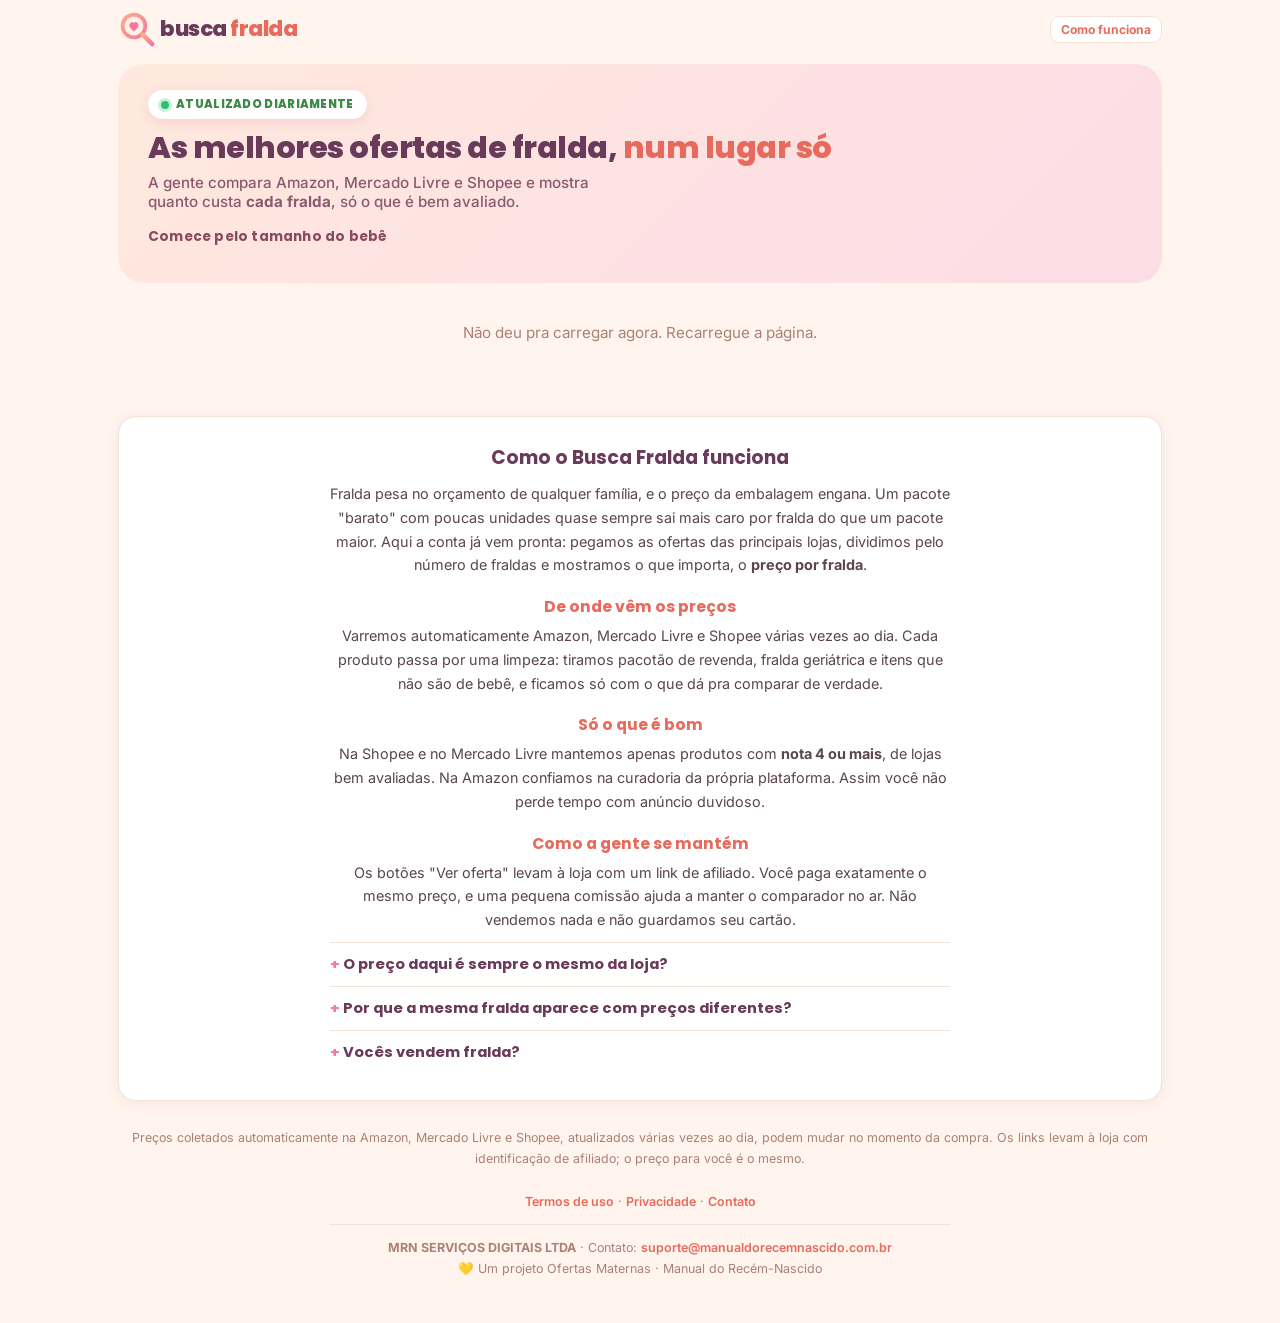
<file: index.html>
<!doctype html>
<html lang="pt-BR">
<head>
<meta charset="utf-8">
<meta name="viewport" content="width=device-width, initial-scale=1">
<title>Busca Fralda — o menor preço por fralda | Amazon, ML e Shopee</title>
<meta name="description" content="Compare o preço por fralda das melhores marcas na Amazon, Mercado Livre e Shopee. Só produtos bem avaliados, atualizado várias vezes ao dia.">
<meta name="theme-color" content="#FFF5EE">
<link rel="icon" href="assets/favicon.svg" type="image/svg+xml">
<link rel="icon" href="assets/favicon-32.png" sizes="32x32">
<link rel="apple-touch-icon" href="assets/apple-touch-icon.png">
<link rel="preconnect" href="https://qkherjtsvakmpkxebuwy.supabase.co">
<link rel="preconnect" href="https://fonts.googleapis.com"><link rel="preconnect" href="https://fonts.gstatic.com" crossorigin>
<link href="https://fonts.googleapis.com/css2?family=Poppins:wght@600;700;800&family=Inter:wght@400;500;600;700&display=swap" rel="stylesheet">
<link rel="canonical" href="https://fraldas.manualdorecemnascido.com.br/">
<meta name="robots" content="index,follow,max-image-preview:large,max-snippet:-1">
<meta name="author" content="Busca Fralda — MRN Serviços Digitais">
<meta name="keywords" content="preço por fralda, comparador de fraldas, fralda mais barata, comparar preço de fralda, fralda descartável barata, lenços umedecidos, fórmula infantil, Amazon, Mercado Livre, Shopee">
<meta property="og:type" content="website">
<meta property="og:site_name" content="Busca Fralda">
<meta property="og:locale" content="pt_BR">
<meta property="og:url" content="https://fraldas.manualdorecemnascido.com.br/">
<meta property="og:title" content="Busca Fralda — o menor preço por fralda">
<meta property="og:description" content="Compare o preço por fralda na Amazon, Mercado Livre e Shopee. Só produtos bem avaliados, atualizado várias vezes ao dia.">
<meta property="og:image" content="https://fraldas.manualdorecemnascido.com.br/assets/og.png">
<meta property="og:image:width" content="1200">
<meta property="og:image:height" content="630">
<meta name="twitter:card" content="summary_large_image">
<meta name="twitter:title" content="Busca Fralda — o menor preço por fralda">
<meta name="twitter:description" content="Compare o preço por fralda na Amazon, Mercado Livre e Shopee. Só o que é bem avaliado.">
<meta name="twitter:image" content="https://fraldas.manualdorecemnascido.com.br/assets/og.png">
<script type="application/ld+json">
{"@context":"https://schema.org","@graph":[
{"@type":"WebSite","@id":"https://fraldas.manualdorecemnascido.com.br/#website","name":"Busca Fralda","alternateName":"Busca Fralda — comparador de preço por fralda","url":"https://fraldas.manualdorecemnascido.com.br/","inLanguage":"pt-BR","description":"Comparador que mostra o preço por fralda (R$/unidade) de fraldas, lenços umedecidos e fórmula infantil na Amazon, Mercado Livre e Shopee, ordenando do mais barato e mantendo só o que é bem avaliado.","publisher":{"@id":"https://fraldas.manualdorecemnascido.com.br/#org"}},
{"@type":"Organization","@id":"https://fraldas.manualdorecemnascido.com.br/#org","name":"Busca Fralda","legalName":"MRN Serviços Digitais LTDA","url":"https://fraldas.manualdorecemnascido.com.br/","email":"suporte@manualdorecemnascido.com.br","logo":"https://fraldas.manualdorecemnascido.com.br/assets/favicon-192.png"},
{"@type":"FAQPage","@id":"https://fraldas.manualdorecemnascido.com.br/#faq","mainEntity":[
{"@type":"Question","name":"O preço mostrado é sempre o mesmo da loja?","acceptedAnswer":{"@type":"Answer","text":"Mostramos o valor coletado na última atualização. Promoções mudam o tempo todo, então o preço final é sempre o que aparecer na loja no momento da compra — sempre confira antes de fechar."}},
{"@type":"Question","name":"Por que a mesma fralda aparece com preços diferentes?","acceptedAnswer":{"@type":"Answer","text":"Porque cada loja e cada pacote têm preços próprios. É isso que o comparador resolve: ordenando por preço por fralda, você enxerga na hora onde compensa comprar."}},
{"@type":"Question","name":"Vocês vendem fralda?","acceptedAnswer":{"@type":"Answer","text":"Não. Somos só um comparador de preços. A compra acontece direto na Amazon, Mercado Livre ou Shopee, com toda a segurança dessas plataformas."}},
{"@type":"Question","name":"Como o Busca Fralda escolhe os produtos?","acceptedAnswer":{"@type":"Answer","text":"Varremos Amazon, Mercado Livre e Shopee várias vezes ao dia, dividimos o preço pelo número de unidades e mantemos só produtos bem avaliados (nota 4 ou mais na Shopee e no Mercado Livre), tirando pacotão de revenda e itens que não são de bebê."}}
]}
]}
</script>
<style>
  :root{
    --bg:#FFF5EE;--card:#FFFFFF;--tile:#FFF0E8;--ink:#2B2B2B;
    --plum:#6A3A5A;--muted:#A98178;--line:#F4E2D8;
    --rose:#F27B9D;--peach:#FF9E80;--coral:#E86A5C;
    --price:#B23360;--cta:#E86A5C;--cta-d:#d2523f;
    --go:#4FA95A;--go-d:#3d8a48;
    --amazon:#232f3e;--shopee:#ee4d2d;--ml:#3483fa;
    --grad:linear-gradient(135deg,#FFA98A 0%,#F27B9D 100%);
    --shadow:0 3px 14px rgba(120,60,90,.08);
    --disp:'Poppins',system-ui,sans-serif;--text:'Inter',system-ui,sans-serif;
  }
  *{box-sizing:border-box}
  body{margin:0;background:var(--bg);color:var(--plum);font-family:var(--text);-webkit-font-smoothing:antialiased}
  a{color:inherit}
  .wrap{max-width:1080px;margin:0 auto;padding:0 18px}
  /* topbar */
  .bar{display:flex;align-items:center;gap:8px;padding:10px 0}
  .brand{display:flex;align-items:center;gap:4px;text-decoration:none;cursor:pointer;flex-shrink:0}
  .brand svg{width:38px;height:38px;flex-shrink:0}
  .wm{font-family:var(--disp);font-weight:800;font-size:1.34rem;line-height:1;letter-spacing:-.5px;white-space:nowrap}
  .wm .b{color:var(--plum)}.wm .f{color:var(--coral)}
  .navlinks{margin-left:auto;display:flex;gap:6px;flex-shrink:0}
  .navlinks button{background:#fff;border:1.5px solid var(--line);border-radius:9px;padding:5px 10px;font-size:.76rem;font-weight:700;cursor:pointer;color:var(--coral);font-family:var(--text);white-space:nowrap}
  .navlinks button:hover{border-color:var(--rose);color:var(--rose)}
  .navlinks .navback{padding:5px 11px;font-size:.78rem;font-weight:800;color:var(--plum);border-color:var(--rose)}
  .navlinks .navback:hover{background:#FFF0F4;color:var(--price);border-color:var(--rose)}
  /* hero */
  .hero{background:linear-gradient(135deg,#FFE9DD 0%,#FCDCE6 100%);border-radius:26px;padding:26px 30px;margin-top:6px;display:flex;align-items:center;gap:20px;overflow:hidden}
  .hero .txt{flex:1;min-width:0}
  .hero h1{font-family:var(--disp);font-weight:800;font-size:1.9rem;line-height:1.12;margin:0 0 8px;letter-spacing:-.5px;color:var(--plum)}
  .hero h1 em{font-style:normal;color:var(--coral)}
  .hero p{font-size:.95rem;color:#8a5a6e;margin:0 0 16px;font-weight:500;max-width:460px}
  .hero .pick{font-family:var(--disp);font-size:.85rem;font-weight:700;letter-spacing:.2px;color:#8a4a62;margin:0 0 10px}
  .hero .daily{display:inline-flex;align-items:center;gap:7px;background:#fff;color:#3d8a48;font-family:var(--disp);font-weight:800;font-size:.72rem;letter-spacing:.3px;text-transform:uppercase;padding:6px 13px;border-radius:999px;margin:0 0 12px;box-shadow:0 3px 12px rgba(200,110,130,.18)}
  .hero .daily::before{content:"";width:8px;height:8px;border-radius:50%;background:#2fbf6f;box-shadow:0 0 0 3px rgba(47,191,111,.24)}
  .sizes{display:flex;flex-wrap:wrap;gap:8px}
  .sz{background:#fff;border:2px solid #fff;border-radius:13px;min-width:54px;padding:11px 15px;font-family:var(--disp);font-weight:700;font-size:.98rem;color:var(--plum);cursor:pointer;box-shadow:0 3px 8px rgba(200,100,120,.14);transition:.12s}
  .sz:hover{border-color:var(--rose);color:var(--rose);transform:translateY(-1px)}
  .hcta{margin-top:16px;display:inline-flex;align-items:center;gap:7px;background:linear-gradient(135deg,#7BC47F 0%,var(--go) 100%);color:#fff;border:none;border-radius:14px;padding:12px 22px;font-family:var(--disp);font-weight:800;font-size:.98rem;cursor:pointer;box-shadow:0 6px 18px rgba(79,169,90,.4);animation:pulse 1.9s ease-in-out infinite}
  .hcta:hover{animation-play-state:paused;filter:brightness(1.04)}
  @keyframes pulse{0%,100%{transform:scale(1);box-shadow:0 6px 18px rgba(79,169,90,.36)}50%{transform:scale(1.04);box-shadow:0 9px 24px rgba(79,169,90,.5)}}
  .hero .baby{position:relative;width:300px;flex-shrink:0;align-self:flex-end;margin-bottom:-26px;display:flex;justify-content:center}
  .hero .baby::before{content:"";position:absolute;left:50%;bottom:6px;transform:translateX(-50%);width:246px;height:246px;border-radius:50%;background:radial-gradient(circle at 50% 42%,#fff 0%,rgba(255,255,255,.72) 46%,rgba(255,255,255,0) 71%);box-shadow:0 0 0 10px rgba(255,255,255,.28);z-index:0}
  .hero .baby::after{content:"";position:absolute;left:50%;bottom:30px;transform:translateX(-50%);width:150px;height:26px;border-radius:50%;background:radial-gradient(ellipse at center,rgba(150,80,100,.22),rgba(150,80,100,0) 70%);z-index:0}
  .hero .baby img{position:relative;z-index:1;width:264px;max-width:100%;display:block;filter:drop-shadow(0 10px 20px rgba(200,110,130,.26))}
  /* seções da home — box com corzinha por categoria */
  .sec{margin-top:22px;border-radius:22px;padding:18px 20px 22px;border:1px solid transparent}
  .sec.c-fralda{background:#FFF1F5;border-color:#F6D8E2}
  .sec.c-lencinho{background:#EDF5FC;border-color:#D6E7F4}
  .sec.c-formula{background:#EFF8ED;border-color:#D6ECD4}
  .melhor{font-family:var(--disp);font-size:.62rem;font-weight:800;letter-spacing:.4px;text-transform:uppercase;padding:4px 9px;border-radius:7px;white-space:nowrap}
  .c-fralda .melhor{background:#FBDFE9;color:#b23360}
  .c-lencinho .melhor{background:#DBEAF7;color:#2f6fb0}
  .c-formula .melhor{background:#DBEED9;color:#3d8a48}
  .sechead{display:flex;align-items:center;gap:10px;margin-bottom:13px;flex-wrap:wrap}
  .sechead h2{font-family:var(--disp);font-weight:800;font-size:1.22rem;margin:0;color:var(--plum);display:flex;align-items:center;gap:8px}
  .sechead .n{color:var(--muted);font-size:.8rem;font-weight:600}
  .verall{margin-left:auto;display:inline-flex;align-items:center;gap:6px;background:linear-gradient(135deg,#7BC47F 0%,var(--go) 100%);color:#fff;border:none;border-radius:12px;padding:9px 17px;font-family:var(--disp);font-weight:800;font-size:.85rem;cursor:pointer;box-shadow:0 4px 12px rgba(79,169,90,.32);animation:pulse 2.2s ease-in-out infinite}
  .verall:hover{filter:brightness(1.05);animation-play-state:paused}
  /* grid + cards */
  .grid{display:grid;grid-template-columns:repeat(auto-fill,minmax(224px,1fr));gap:13px}
  .prod{background:var(--card);border:1px solid var(--line);border-radius:18px;padding:13px;box-shadow:var(--shadow);display:flex;flex-direction:column;gap:8px;position:relative;min-width:0}
  .prod.best{border:1.5px solid #E9A23C;background:linear-gradient(180deg,#FFFAF0,#fff);box-shadow:0 5px 18px rgba(233,162,60,.24)}
  .mk{font-size:.63rem;font-weight:800;padding:3px 8px;border-radius:7px;text-transform:uppercase;letter-spacing:.4px;align-self:flex-start;white-space:nowrap}
  .mk.amazon{background:#eef0f3;color:#2c3644}.mk.shopee{background:#fcece6;color:#cf4a2c}.mk.ml{background:#eaf1fd;color:#2f6fd6}
  .bestbadge{position:absolute;top:11px;left:11px;background:var(--grad);color:#fff;font-size:.62rem;font-weight:800;padding:3px 8px;border-radius:7px;text-transform:uppercase;letter-spacing:.4px;z-index:1;box-shadow:0 2px 6px rgba(242,123,157,.4)}
  .thumb{position:relative;height:118px;border-radius:12px;background:#fff;box-shadow:inset 0 0 0 1px #f1e6ea;display:flex;align-items:center;justify-content:center;font-size:32px;margin-top:2px;overflow:hidden}
  .thumbimg{max-width:100%;max-height:100%;width:auto;height:auto;object-fit:contain}
  .badges{display:flex;gap:5px;flex-wrap:wrap;min-height:20px}
  .disc{background:#FCE9EE;color:var(--price);font-size:.72rem;font-weight:800;padding:2px 7px;border-radius:6px}
  .star{background:#FFF3E9;color:#a8763b;font-size:.72rem;font-weight:700;padding:2px 7px;border-radius:6px}
  .star b{color:#E9A23C}
  .prod.oficial .thumb{box-shadow:inset 0 0 0 2px #EC912F}
  .ofi{position:absolute;bottom:9px;left:50%;transform:translateX(-50%);background:#EC912F;color:#fff;font-size:.57rem;font-weight:800;text-transform:uppercase;letter-spacing:.3px;padding:2px 9px;border-radius:999px;white-space:nowrap;box-shadow:0 2px 7px rgba(210,120,30,.42);z-index:2}
  .ppf{display:flex;align-items:baseline;gap:5px;margin-top:1px}
  .ppf b{font-family:var(--disp);font-size:1.58rem;font-weight:800;color:var(--price);letter-spacing:-.5px}
  .ppf small{color:var(--muted);font-size:.76rem;font-weight:700}
  .tt{font-size:.83rem;line-height:1.35;font-weight:600;color:#4a3542;min-height:2.6em;display:-webkit-box;-webkit-line-clamp:2;-webkit-box-orient:vertical;overflow:hidden;overflow-wrap:anywhere}
  .meta{display:flex;flex-wrap:wrap;gap:5px}
  .tag{font-size:.69rem;font-weight:700;background:#F7EEF1;color:#8a6b78;padding:2px 8px;border-radius:6px}
  .tag.size{background:#FFF0E8;color:var(--coral)}
  .tot{font-size:.82rem;color:#6a5a63;font-weight:600;margin-top:auto} /* auto: preço+botão na base → nivelados com ou sem selo */
  .tot .pt{font-family:var(--disp);font-weight:800;color:var(--plum);font-size:1.02rem}
  .tot b{color:var(--plum);font-weight:800}
  .tot .de{text-decoration:line-through;margin-right:7px;color:#c98a9c;font-weight:700;font-size:.86rem}
  .tot .qt::before{content:"·";margin:0 5px 0 7px;color:var(--muted);font-weight:600}
  .low30{align-self:flex-start;font-family:var(--disp);font-weight:700;font-size:.74rem;color:#7a4b12;background:#FCEFD9;padding:3px 9px;border-radius:7px;max-width:100%}
  .discp{align-self:flex-start;font-family:var(--disp);font-weight:800;font-size:.79rem;color:#2b7a44;background:#E3F2E7;padding:3px 10px;border-radius:7px;letter-spacing:.1px;margin-top:1px;white-space:nowrap}
  .szline{margin-top:1px}
  .ver{margin-top:auto;display:block;text-align:center;background:var(--cta);color:#fff;font-weight:800;text-decoration:none;padding:10px;border-radius:12px;font-size:.9rem;transition:.12s;font-family:var(--disp)}
  .ver:hover{background:var(--cta-d)}
  /* lista */
  #lista{display:none}
  .backrow{display:flex;align-items:center;gap:12px;margin:4px 0 8px;flex-wrap:wrap}
  .back{background:#fff;border:1.5px solid var(--line);border-radius:10px;padding:8px 13px;font-weight:700;font-size:.85rem;cursor:pointer;color:var(--plum);font-family:var(--text)}
  .back:hover{border-color:var(--rose)}
  .cats{display:flex;gap:8px;flex-wrap:wrap}
  .cat{background:#fff;border:1.5px solid var(--line);border-radius:999px;padding:7px 15px;font-family:var(--disp);font-weight:700;font-size:.88rem;color:var(--muted);cursor:pointer}
  .cat.on{background:var(--rose);border-color:var(--rose);color:#fff}
  #lista.c-fralda .cat.on{background:#F27B9D;border-color:#F27B9D}
  #lista.c-lencinho .cat.on{background:#3d8ac9;border-color:#3d8ac9}
  #lista.c-formula .cat.on{background:#4FA95A;border-color:#4FA95A}
  .filters{padding:13px 15px;display:flex;flex-direction:column;gap:11px;border-radius:14px;border:1px solid var(--line);margin:0 0 16px;transition:background .15s}
  .filters .flabel{color:#8a5566}
  #lista.c-fralda .filters{background:#FBD9E4;border-color:#F1BFD1}
  #lista.c-lencinho .filters{background:#D8E9F8;border-color:#BAD8EF}
  #lista.c-formula .filters{background:#D9EDD6;border-color:#BBE1B8}
  .frow{display:flex;flex-wrap:wrap;gap:7px;align-items:center}
  .ddrow{display:flex;flex-wrap:wrap;gap:9px;align-items:center}
  .dd{position:relative}
  .ddbtn{border:1.5px solid var(--line);background:#fff;color:var(--plum);border-radius:10px;padding:8px 13px;font-size:.84rem;font-weight:600;cursor:pointer;font-family:var(--text);display:inline-flex;align-items:center;gap:7px;white-space:nowrap}
  .ddbtn .ddcar{color:var(--plum);font-size:.8rem;opacity:.75;transition:transform .15s}
  .dd.open .ddbtn .ddcar{transform:rotate(180deg)}
  .dd.on .ddbtn{border-color:var(--rose);background:#FFF0F4;color:var(--price)}
  .dd.on .ddbtn b{background:var(--rose);color:#fff;border-radius:999px;padding:0 6px;font-size:.72rem;margin-left:1px}
  .ddpanel{position:absolute;top:calc(100% + 6px);left:0;z-index:50;background:#fff;border:1px solid var(--line);border-radius:12px;box-shadow:0 10px 28px rgba(120,60,80,.18);padding:7px;min-width:180px;max-height:300px;display:flex;flex-direction:column;gap:0;overflow:hidden}
  .ddlist{flex:1;min-height:0;overflow-y:auto;overflow-x:hidden;display:flex;flex-direction:column;gap:1px;padding-left:16px;scrollbar-width:none}
  .ddlist::-webkit-scrollbar{display:none}
  .ddbar{position:absolute;left:5px;width:11px;border-radius:9px;background:#f2dae6;display:none;pointer-events:none;z-index:3}
  .ddbar.on{display:block}
  .ddbarT{position:absolute;left:0;width:100%;background:#d1739f;border-radius:9px;min-height:34px;box-shadow:0 1px 3px rgba(160,60,110,.3)}
  .ddpanel[hidden]{display:none}
  .ddopt{display:flex;align-items:center;gap:10px;padding:8px 10px;border-radius:8px;font-size:.87rem;color:var(--plum);cursor:pointer;font-weight:600}
  .ddopt:hover{background:#FBF1F5}
  .ddopt input{width:17px;height:17px;accent-color:var(--rose);cursor:pointer;flex-shrink:0}
  .ddhead{display:none;align-items:center;justify-content:space-between;gap:10px;padding:2px 4px 9px;position:sticky;top:0;background:#fff;border-bottom:1px solid var(--line);margin-bottom:4px}
  .ddhead>span{font-family:var(--disp);font-weight:800;color:var(--plum);font-size:1rem}
  .ddheadr{display:flex;align-items:center;gap:6px}
  .ddclear{border:none;background:none;color:var(--muted);font-family:var(--disp);font-weight:700;font-size:.82rem;cursor:pointer;padding:8px 8px}
  .ddx{border:none;background:var(--rose);color:#fff;font-family:var(--disp);font-weight:800;font-size:.85rem;padding:8px 18px;border-radius:999px;cursor:pointer}
  .ddback{position:fixed;inset:0;background:rgba(50,25,35,.42);z-index:150;display:none}
  .flabel{font-size:.7rem;font-weight:700;text-transform:uppercase;letter-spacing:.5px;color:var(--muted);min-width:62px}
  .chip{border:1.5px solid var(--line);background:#fff;color:var(--plum);border-radius:999px;padding:5px 12px;font-size:.84rem;font-weight:600;cursor:pointer;white-space:nowrap;font-family:var(--text)}
  .chip:hover{border-color:var(--rose)}.chip.on{background:var(--rose);border-color:var(--rose);color:#fff}
  .chip.on::before{content:"✓";font-weight:800;margin-right:5px;font-size:.92em}
  select{border:1.5px solid var(--line);border-radius:10px;padding:7px 11px;font-size:.84rem;font-weight:600;background:#fff;color:var(--plum);cursor:pointer;font-family:var(--text)}
  .count{color:var(--muted);font-size:.8rem;margin-left:auto;font-weight:600}
  .msg{text-align:center;color:var(--muted);padding:40px 20px;font-size:.95rem}
  /* botão âncora mobile */
  .fab{display:none;position:fixed;left:50%;transform:translateX(-50%);bottom:16px;z-index:60;background:linear-gradient(135deg,#7BC47F,#4FA95A);color:#fff;border:none;border-radius:999px;padding:12px 22px;font-family:var(--disp);font-weight:800;font-size:.9rem;white-space:nowrap;cursor:pointer;box-shadow:0 6px 20px rgba(79,169,90,.42);align-items:center;gap:8px}
  /* info (centralizado) */
  .info{margin:34px 0 0;background:#fff;border:1px solid var(--line);border-radius:18px;padding:26px 22px;box-shadow:var(--shadow);text-align:center}
  .info h2{font-family:var(--disp);font-size:1.18rem;margin:0 0 10px;color:var(--plum)}
  .info h3{font-family:var(--disp);font-size:.98rem;margin:18px 0 6px;color:var(--coral)}
  .info p{font-size:.9rem;line-height:1.65;color:#5a4550;margin:0 auto 10px;max-width:620px}
  details{border-top:1px solid var(--line);padding:11px 0;max-width:620px;margin:0 auto;text-align:left}
  details summary{font-family:var(--disp);font-weight:700;cursor:pointer;font-size:.92rem;list-style:none;color:var(--plum)}
  details summary::-webkit-details-marker{display:none}
  details summary::before{content:'+ ';color:var(--rose)}
  details[open] summary::before{content:'– '}
  details p{margin:8px auto 2px;font-size:.88rem;color:#5a4550;line-height:1.6;text-align:left}
  footer{padding:26px 0 44px;color:var(--muted);font-size:.78rem;line-height:1.7;text-align:center}
  footer a{color:var(--coral);text-decoration:none;font-weight:600}
  footer .emp{margin-top:12px;padding-top:12px;border-top:1px solid var(--line);max-width:620px;margin-inline:auto}
  @media(max-width:640px){
    .hero{flex-direction:column;text-align:center;padding:20px 20px 22px}
    .hero h1{font-size:1.55rem}
    .hero p{margin-inline:auto}
    .sizes{justify-content:center}
    .hcta{margin-inline:auto}
    .hero .baby{order:-1;width:215px;align-self:center;margin:4px auto 8px}
    .hero .baby::before{width:196px;height:196px;bottom:2px;box-shadow:0 0 0 12px rgba(255,255,255,.30)}
    .hero .baby img{width:190px}
    .fab.show{display:inline-flex}
    .sechead{gap:9px 10px}
    .sechead h2{flex-basis:100%}
    .sechead .melhor{order:2;margin-right:auto}
    .sechead .verall{order:3;flex-basis:100%;margin-left:0;justify-content:center;padding:11px}
  }
  @media(max-width:560px){
    .grid{grid-template-columns:repeat(2,minmax(0,1fr));gap:10px}.sec{padding:14px 11px 16px}.ppf b{font-size:1.36rem}.wm{font-size:1.12rem}.thumb{height:104px}
    .bar{gap:6px;padding:8px 6px 8px 0}
    .brand svg{width:34px;height:34px}
    .navlinks{gap:5px}
    .navlinks button{padding:5px 9px;font-size:.72rem}
    .navlinks .navback{padding:5px 9px;font-size:.72rem}
    /* loja + nota numa linha só (desconto saiu daqui) */
    .badges{flex-wrap:nowrap;gap:5px;overflow:hidden}
    /* "Mercado Livre" é longo — fonte menor + nowrap pra caber com a estrela na mesma linha */
    .mk.ml{font-size:.54rem;padding:3px 5px;letter-spacing:.2px}
    .star{font-size:.66rem;padding:2px 6px}
    /* cards: tamanho / preco riscado / preco / quantidade um por linha */
    .meta{flex-wrap:wrap;gap:5px}
    .meta .tag{font-size:.63rem;padding:2px 7px}
    .tag.size{background:none;padding:0;color:#7a5c69;font-weight:700;font-size:.78rem}
    .tag.size::before{content:"Tamanho: "}
    .tot{display:flex;flex-direction:column;align-items:flex-start;gap:1px;line-height:1.3}
    .tot .pt{font-size:1.12rem}
    .tot .de{font-size:.82rem}
    .tot .qt{color:var(--muted);font-weight:700;font-size:.8rem}
    .tot .qt::before{content:"";margin:0}
    /* filtros: dropdowns em grade de 2 */
    .filters{padding:12px 12px}
    .ddrow{gap:8px}
    .dd{flex:1 1 calc(50% - 4px)}
    .ddbtn{width:100%;justify-content:space-between}
    .ddsort{flex:1 1 100%}
    .discp{font-size:.82rem}
    /* filtro no mobile = folha de baixo cheia, todas as opções à mostra */
    .ddback:not([hidden]){display:block}
    .ddhead{display:flex}
    .dd.open .ddpanel{position:fixed;left:0;right:0;bottom:0;top:auto;width:auto;min-width:0;max-width:none;max-height:80vh;border-radius:20px 20px 0 0;padding:14px 16px calc(18px + env(safe-area-inset-bottom));z-index:200;box-shadow:0 -10px 34px rgba(0,0,0,.26)}
    .dd.open .ddopt{padding:13px 8px;font-size:1rem;border-bottom:1px solid #f4eaee}
    .dd.open .ddopt:last-child{border-bottom:none}
    .dd.open .ddopt input{width:21px;height:21px}
  }
</style>
</head>
<body>
<div class="wrap">
  <div class="bar">
    <a class="brand" onclick="goHome()">
      <svg viewBox="0 0 100 100" xmlns="http://www.w3.org/2000/svg"><defs><linearGradient id="rg" x1="0" y1="0" x2="1" y2="1"><stop offset="0" stop-color="#FFA98A"/><stop offset="1" stop-color="#F27B9D"/></linearGradient></defs><circle cx="42" cy="42" r="30" fill="#FFF0E8"/><circle cx="42" cy="42" r="30" fill="none" stroke="url(#rg)" stroke-width="10"/><path d="M50 90 C 12 63, 7 37, 27 23 C 40 14, 50 20.5, 50 33 C 50 20.5, 60 14, 73 23 C 93 37, 88 63, 50 90 Z" transform="translate(24.56,24.86) scale(0.3488)" fill="#F27B9D"/><line x1="65" y1="65" x2="90" y2="90" stroke="url(#rg)" stroke-width="12" stroke-linecap="round"/></svg>
      <span class="wm"><span class="b">busca </span><span class="f">fralda</span></span>
    </a>
    <div class="navlinks">
      <button class="navback" id="navInicio" onclick="goHome()" hidden>← Início</button>
      <button class="navcomo" onclick="document.getElementById('comofunciona').scrollIntoView({behavior:'smooth'})">Como funciona</button>
    </div>
  </div>

  <!-- HOME -->
  <div id="home">
    <div class="hero">
      <div class="txt">
        <span class="daily" id="daily">Atualizado diariamente</span>
        <h1>As melhores ofertas de fralda, <em>num lugar só</em></h1>
        <p>A gente compara Amazon, Mercado Livre e Shopee e mostra quanto custa <b>cada fralda</b>, só o que é bem avaliado.</p>
        <p class="pick">Comece pelo tamanho do bebê</p>
        <div class="sizes" id="heroSizes"></div>
      </div>
    </div>
    <div id="secs"></div>
  </div>

  <!-- LISTA -->
  <div id="lista">
    <div class="backrow">
      <div class="cats" id="cats"></div>
    </div>
    <div class="filters" id="filters">
      <div class="ddrow">
        <div class="dd" id="ddTam"></div>
        <div class="dd" id="ddTipo"></div>
        <div class="dd" id="ddFase"></div>
        <div class="dd" id="ddEspec"></div>
        <div class="dd" id="ddMarca"></div>
        <div class="dd" id="ddMkt"></div>
        <div class="dd ddsort" id="ddSort"></div>
        <span class="count" id="count"></span>
      </div>
    </div>
    <div id="grid" class="grid"></div>
    <div id="msg" class="msg"></div>
  </div>

  <div class="info" id="comofunciona">
    <h2>Como o Busca Fralda funciona</h2>
    <p>Fralda pesa no orçamento de qualquer família, e o preço da embalagem engana. Um pacote "barato" com poucas unidades quase sempre sai mais caro por fralda do que um pacote maior. Aqui a conta já vem pronta: pegamos as ofertas das principais lojas, dividimos pelo número de fraldas e mostramos o que importa, o <b>preço por fralda</b>.</p>
    <h3>De onde vêm os preços</h3>
    <p>Varremos automaticamente Amazon, Mercado Livre e Shopee várias vezes ao dia. Cada produto passa por uma limpeza: tiramos pacotão de revenda, fralda geriátrica e itens que não são de bebê, e ficamos só com o que dá pra comparar de verdade.</p>
    <h3>Só o que é bom</h3>
    <p>Na Shopee e no Mercado Livre mantemos apenas produtos com <b>nota 4 ou mais</b>, de lojas bem avaliadas. Na Amazon confiamos na curadoria da própria plataforma. Assim você não perde tempo com anúncio duvidoso.</p>
    <h3>Como a gente se mantém</h3>
    <p>Os botões "Ver oferta" levam à loja com um link de afiliado. Você paga exatamente o mesmo preço, e uma pequena comissão ajuda a manter o comparador no ar. Não vendemos nada e não guardamos seu cartão.</p>
    <details><summary>O preço daqui é sempre o mesmo da loja?</summary><p>Mostramos o valor coletado na última atualização. Promoções mudam o tempo todo, então o preço final é sempre o que aparecer na loja no momento da compra. Sempre confira antes de fechar.</p></details>
    <details><summary>Por que a mesma fralda aparece com preços diferentes?</summary><p>Porque cada loja e cada pacote têm preços próprios. É isso que o comparador resolve: ordenando por preço por fralda, você enxerga na hora onde compensa.</p></details>
    <details><summary>Vocês vendem fralda?</summary><p>Não. Somos só um comparador. A compra acontece direto na Amazon, Mercado Livre ou Shopee, com toda a segurança dessas plataformas.</p></details>
  </div>

  <footer>
    Preços coletados automaticamente na Amazon, Mercado Livre e Shopee, atualizados várias vezes ao dia, podem mudar no momento da compra. Os links levam à loja com identificação de afiliado; o preço para você é o mesmo.
    <br><br>
    <a href="termos.html">Termos de uso</a> · <a href="privacidade.html">Privacidade</a> · <a href="mailto:suporte@manualdorecemnascido.com.br">Contato</a>
    <div class="emp"><b>MRN SERVIÇOS DIGITAIS LTDA</b> · Contato: <a href="mailto:suporte@manualdorecemnascido.com.br">suporte@manualdorecemnascido.com.br</a><br>💛 Um projeto Ofertas Maternas · Manual do Recém-Nascido</div>
  </footer>
</div>

<button class="fab" id="fab" onclick="document.getElementById('filters').scrollIntoView({behavior:'smooth',block:'start'})">🔎 Filtre pelo que precisa</button>
<div class="ddback" id="ddback" hidden onclick="closeAllDD()"></div>

<script>
const SUPA='https://qkherjtsvakmpkxebuwy.supabase.co';
const ANON='eyJhbGciOiJIUzI1NiIsInR5cCI6IkpXVCJ9.eyJpc3MiOiJzdXBhYmFzZSIsInJlZiI6InFraGVyanRzdmFrbXBreGVidXd5Iiwicm9sZSI6ImFub24iLCJpYXQiOjE3NzU5Mjk0MjIsImV4cCI6MjA5MTUwNTQyMn0.8AHXoj74DeQ00ubcJ2en7TxX77K3KD5dHWdAJ8LBQBc';
const TAM_ORDER=['RN','RN+','P','M','G','XG','XXG','XXXG','XXXG+','PP','GG'];
const TIPOS=[['normal','Normal'],['pants','Pants'],['piscina','Piscina']];
const CATS=[['fralda','🧷','Fraldas','FRALDA'],['lencinho','💧','Lenços','LENÇOS'],['formula','🥛','Fórmula','FÓRMULA']];
const TOP=12; // 12 fecha a grade em 2, 3 ou 4 colunas (10 deixava a última linha com 2 cards no desktop)
const KNOWN_BRANDS=[
  // fraldas
  'Turma da Mônica','Personal Baby','Cai Cai Baby','Baby Trends','Nova Bambi','Capricho Baby','Turma da Tia','Guto Baby','MamyPoko','Pampers','Huggies','Babysec','Cremer','Enzzo','Hipopó','Pom Pom','Personal','Sapeka','Ovelhinha','Dryces','Look','Sabrina','Puppi','Guto','Fofinho','Fofo','Nadau','Softys','Zamool','Wesser','Pequerrucho','Freecom','Karoys','Babynha','Bigfral','Cremerzinho','Mili','Karícia','Panvel','Nenex','Bummis','Estrelinha','Little Baby','Suavidade','Nateen','Splash',
  'Higimaxi','Vitalidade','Bee Free','Galinha Pintadinha','Sumikko','Premium Care','Confort Master','Baby Willy',
  // lenços
  'Turma da Alegria','Chameguinho Baby','Easy Now Baby','Infância Feliz','Use It Baby','Bebê Limpinho','Bepantol Baby','Turminha da Bagunça','Cotton Baby','Bumbum na Lua','Toque de Bebê','Upa Bebê','Pippo Baby','Mumm Baby','Baby Club','Personalidade','Piquitucho','IsaBaby','Neve Baby','Chameguinho','Limpinho','Bel Baby','Baby Bath',"Johnson's",'Turminha','Meu Bebê','Baby Star','Puro Amor','Baby Free','Sininho','Bepantol','Huggies Baby','Cotton Line','Lua Baby','Bebê Feliz','Baby Byn','Hera Neném','Granado','Flor de Algodão','Pluma Baby','Petty Baby','Quick Baby','Marigold','FeelClean','Lara Baby','Neve Care','Mimo Bebê','Mustela','Clean Baby',
  // fórmula / leite
  'Aptamil','Nestogeno','Milnutri','Enfamil','Similac','Nutrilon','Milupa','Milumil','Kabrita','Novamil','Neslac','Isomil','Nutramigen','Pregomin','Sanavita','Nestonutri','Aptanutri','Neocate','Nutramigen','Ninho','Nestlé','Danone','Itambé','Nan','Little Toes'
].sort((a,b)=>b.length-a.length);
// apelidos/variações que o dicionário exato não pega (ex: "Turma Mônica" sem o "da")
const BRAND_ALIAS=[
  [/turma\s+(?:da\s+)?m[ôo]nica/,'Turma da Mônica'],
  [/baby\s*bee\s*free|\bbabybee\b/,'Bee Free'],
  [/galinha\s*pintadinha/,'Galinha Pintadinha'],
  [/baby\s*sec\b/,'Babysec'],
  [/feel\s*clean/,'FeelClean'],
];
const _noAcc=s=>s.normalize('NFD').replace(/[̀-ͯ]/g,'');
function marcaOf(p){
  // 1) marca do banco (quando confiável) vence
  if(p.marca&&p.marca!=='?'&&(''+p.marca).trim().length>1) return p.marca;
  const t=' '+_noAcc((p.titulo||'').toLowerCase())+' ';
  // 2) apelidos (corrige marca vazia/parcial antes do fallback genérico)
  for(const [re,n] of BRAND_ALIAS){ if(re.test(t)) return n; }
  // 3) dicionário de marcas conhecidas (sem acento dos dois lados: "Meu Bebe" = "Meu Bebê")
  for(const b of KNOWN_BRANDS){ if(t.includes(' '+_noAcc(b.toLowerCase()))) return b; }
  // 4) desconhecida = "Outras" (a 1ª palavra do título enchia o filtro de "Cada", "Sem", "Pct")
  return 'Outras';
}
function sizeFromTitle(t){
  let m=(t||'').match(/tamanho\s*:?\s*(rn\s*\+|xxxg|xxg|xg|gg|g|m|pp|p|rn)\b/i);
  if(!m) m=(t||'').match(/\b(xxxg|xxg|xg|rn\+?)\b/i);
  if(!m) return null;
  const s=m[1].toUpperCase().replace(/\s+/g,'');
  return TAM_ORDER.includes(s)?s:null;
}
function tamOf(p){ return p.tamanho || ((p.categoria||'fralda')==='fralda'?sizeFromTitle(p.titulo):null); }
// fórmula: fase/idade (1 / 2 / 3 / Pré) e categorias especiais
function faseOf(p){
  if((p.categoria||'')!=='formula') return null;
  const t=(p.titulo||'').toLowerCase();
  if(/\bpr[eé]\b|prematuro/.test(t)) return 'Pré';
  if(/0\s*[-aà]\s*6\s*m[eê]s|primeiro\s*semestre/.test(t)) return '1';
  if(/6\s*[-aà]\s*12\s*m[eê]s|segundo\s*semestre/.test(t)) return '2';
  if(/1\s*[-aà]\s*3\s*ano|acima\s*de\s*1\s*ano|ap[óo]s\s*1\s*ano/.test(t)) return '3';
  const m=t.match(/(?:aptamil|nan|nestogeno|milnutri|enfamil|similac|nutrilon|milupa|milumil|profutura|futura|premium|comfor\w*|supreme|gold|pro|fases?|etapa|n[º°o]?)\s*([1-4])\b/);
  if(m) return m[1]==='4'?'3':m[1];
  return null;
}
const ESPECIAIS=[['Soja',/\bsoja\b|soy|isomil/],['Sem lactose',/sem\s*lactose|zero\s*lactose|deslactos|\bsl\b/],['Refluxo (AR)',/anti[\s-]*reflux|\brefluxo\b|espessad|\bar\b/],['Alergia (HA)',/hipoalerg|\bh\.?a\.?\b|pepti|amino\s*[aá]cid|extensam|nutramigen|pregomin|althera|alfar[eé]/],['Sensitive',/sensitive|conforto|comfor|desconforto|c[óo]lica|anti[\s-]*g[áa]s|\bgases\b/],['Prematuro',/prematuro|\bpr[eé][\s-]*termo\b/]];
function especOf(p){ if((p.categoria||'')!=='formula') return []; const t=' '+(p.titulo||'').toLowerCase()+' '; return ESPECIAIS.filter(([,re])=>re.test(t)).map(([n])=>n); }
// fórmula infantil (0-12m, regulada) × composto lácteo (+1 ano) — categorias diferentes
function formulaTipo(p){
  if((p.categoria||'')!=='formula') return null;
  const t=(p.titulo||'').toLowerCase();
  if(/composto\s*l[áa]cteo|\bninho\b|nestonutri|fortini|\bfases\b|milnutri|crescimento|acima\s*de\s*1\s*ano|ap[óo]s\s*1\s*ano|soja\s*[34]\b|[34]\s*a\s*\d+\s*anos?/.test(t) || faseOf(p)==='3' || /\b[13]\s*\+/.test(t)) return 'Composto lácteo';
  return 'Fórmula infantil';
}
function keepProduct(p){
  if(!(p.preco>0)) return false;
  // nota 4+: Shopee/ML já vêm filtrados na coleta; Amazon ganha nota via scraper — aplica o piso aqui também
  if(p.rating!=null && p.rating<4) return false;
  const cat=(p.categoria||'fralda'), t=(p.titulo||'').toLowerCase();
  if(cat==='fralda'){
    if(/\bpano\b|de pano|cremer luxo|reutiliz|geladinha/.test(t)) return false;
    // adulto/geriátrica, pet, roupa e acessório que vazam da busca "fralda"
    if(/geri[áa]tric|adulto|incontin|\btena\b|plenitud|higifral|roupa\s+[íi]ntima|f[êe]mea|\bpet\b|cachorro|fralda\s+de\s+boca|paninho|\bbody\b|regata|tapa[\s-]?fralda|conjunto|toalha\s+fralda|ch[áa]\s+de\s+beb|\d+\s*x\s*\d+\s*cm/.test(t)) return false;
    if(p.preco_por_fralda!=null && p.preco_por_fralda>4.5) return false;
  }
  if(cat==='lencinho' && /geri[áa]tric|adulto|ch[áa]\s+de\s+beb/.test(t)) return false;
  if(cat==='formula'){
    if(/repelente/.test(t)) return false;
    // barra o que não é leite/fórmula (talco, pomada, cremes que vazam da busca "infantil")
    if(/\btalco\b|pomada|antiassadura|assadura|hidratante|sabonete|shampoo|col[óo]nia|len[çc]o/.test(t)) return false;
    // tira leite comum (integral/desnatado) que não é fórmula/composto infantil
    if(/integral|desnatad|semidesnatad|condensad/.test(t) && !/f[óo]rmula|\bfase|infantil|\d\s*\+|pepti|comfor|supreme|profutura|premium|nutril|nan\b|aptamil|nestogeno|enfamil/.test(t)) return false;
    // só fórmula infantil (0-12m) — tira composto lácteo (Ninho Fases, Milnutri, +1 ano)
    if(formulaTipo(p)==='Composto lácteo') return false;
  }
  return true;
}
let DATA=[], cat='fralda', f={tam:'',tipo:'',marca:'',mkt:'',sort:'asc'};

const brl=n=>'R$ '+Number(n).toLocaleString('pt-BR',{minimumFractionDigits:2,maximumFractionDigits:2});
const ppfTxt=n=>'R$'+Number(n).toLocaleString('pt-BR',{minimumFractionDigits:2,maximumFractionDigits:2});
const el=(t,c,h)=>{const e=document.createElement(t);if(c)e.className=c;if(h!=null)e.innerHTML=h;return e;};
const esc=s=>{const d=el('div');d.textContent=s||'';return d.innerHTML;};
// miniatura leve: Shopee serve full-res (~800KB); o sufixo _tn.webp entrega ~29KB (ML/Amazon já vêm pequenos).
function imgThumb(p){ let u=p.imagem_url||''; if(p.marketplace==='shopee' && /cf\.shopee\.com\.br\/file\//.test(u) && !/_tn/.test(u)) u+='_tn.webp'; if(p.marketplace==='amazon') u=u.replace(/\._SL\d+_\./,'._SL320_.'); return u; }
// <img loading=lazy> nativo (adia off-screen) + fallback pra imagem original se a miniatura falhar
function thumbImg(p){ const img=new Image(); img.loading='lazy'; img.decoding='async'; img.alt=''; img.className='thumbimg'; img.onerror=function(){ if(!img._fb && p.imagem_url && img.src!==p.imagem_url){ img._fb=1; img.src=p.imagem_url; } }; img.src=imgThumb(p); return img; }
const catData=c=>DATA.filter(p=>(p.categoria||'fralda')===c);
function dedup(list){const v=new Set();return list.filter(p=>{const k=(p.titulo||'').toLowerCase().slice(0,40)+'|'+p.preco;if(v.has(k))return false;v.add(k);return true;});}
const _hasD=p=>p.desconto_pct?0:1;
const byPrice=list=>list.slice().sort((a,b)=>_hasD(a)-_hasD(b)||a.preco_por_fralda-b.preco_por_fralda);

// ---------- tracking (acessos, cliques, filtros) ----------
const EV_URL=SUPA+'/rest/v1/eventos';
let SRC='direto', GEO={};
// id anônimo por navegador (usuário único) — sem IP, sem dado pessoal; dedupa quem atualiza a página
const VID=(function(){ try{ let v=localStorage.getItem('bf_vid'); if(!v){ v=(crypto.randomUUID?crypto.randomUUID():'v'+Date.now()+Math.random().toString(36).slice(2)); localStorage.setItem('bf_vid',v);} return v; }catch(e){ return null; } })();
function ev(tipo,d){
  d=d||{};
  const dev=matchMedia('(max-width:640px)').matches?'mobile':'desktop';
  const row=[{tipo,categoria:d.categoria||null,marca:d.marca||null,marketplace:d.marketplace||null,produto_id:d.produto_id||null,filtro_tipo:d.filtro_tipo||null,filtro_valor:d.filtro_valor||null,source:SRC,cidade:GEO.cidade||null,estado:GEO.estado||null,pais:GEO.pais||null,device:dev,visitor_id:VID,ua:(navigator.userAgent||'').slice(0,180)}];
  try{fetch(EV_URL,{method:'POST',keepalive:true,headers:{apikey:ANON,'Content-Profile':'fraldas','content-type':'application/json','Prefer':'return=minimal'},body:JSON.stringify(row)});}catch(e){}
}
function initTrack(){
  try{const u=new URLSearchParams(location.search);SRC=u.get('utm_source')||(document.referrer?new URL(document.referrer).hostname.replace(/^www\./,''):'')||'direto';}catch(e){SRC='direto';}
  let cached=null; try{cached=sessionStorage.getItem('bf_geo');}catch(e){}
  if(cached){ try{GEO=JSON.parse(cached);}catch(e){} ev('view'); }
  else{
    const done=g=>{GEO=g||{};try{sessionStorage.setItem('bf_geo',JSON.stringify(GEO));}catch(e){}ev('view');};
    fetch('https://ipwho.is/').then(r=>r.json()).then(j=>{
      if(j&&j.success!==false) done({cidade:j.city||'',estado:j.region_code||j.region||'',pais:j.country_code||''});
      else throw 0;
    }).catch(()=>fetch('https://ipapi.co/json/').then(r=>r.json()).then(j=>done({cidade:j.city||'',estado:j.region_code||j.region||'',pais:j.country_code||j.country||''})).catch(()=>ev('view')));
  }
}

async function load(){
  try{
    // o Supabase corta em 1000 linhas por consulta: busca cada categoria separada e pagina
    // (numa consulta só, ordenada por R$/unidade, a fórmula — R$/100g — ficava toda de fora)
    const SEL='id,marketplace,categoria,titulo,marca,tamanho,tipo,quantidade,unidade,preco,preco_original,desconto_pct,preco_por_fralda,rating,oficial,link_afiliado,imagem_url,atualizado_em,menor_preco_30d,maior_preco_30d,dias_historico';
    const PAGE=1000;
    const fetchCat=async c=>{
      let out=[];
      for(let off=0;;off+=PAGE){
        const r=await fetch(`${SUPA}/rest/v1/produtos?select=${SEL}&categoria=eq.${c}&order=preco_por_fralda.asc,id.asc&limit=${PAGE}&offset=${off}`,
          {headers:{apikey:ANON,'Accept-Profile':'fraldas'}});
        const page=await r.json(); if(!Array.isArray(page)) throw 0;
        out=out.concat(page); if(page.length<PAGE) return out;
      }
    };
    DATA=(await Promise.all(CATS.map(([c])=>fetchCat(c)))).flat();
    DATA=DATA.filter(keepProduct);
    mostrarAtualizacao();
    renderHome();
  }catch(e){ document.getElementById('secs').innerHTML='<div class="msg">Não deu pra carregar agora. Recarregue a página.</div>'; }
}
// data real da última coleta (produto mais recente) no badge do hero
function mostrarAtualizacao(){
  const el=document.getElementById('daily'); if(!el||!DATA.length) return;
  let ts=0; DATA.forEach(p=>{ const t=p.atualizado_em?new Date(p.atualizado_em).getTime():0; if(t>ts) ts=t; });
  if(!ts) return;
  const d=new Date(ts), ag=new Date();
  const hh=String(d.getHours()).padStart(2,'0'), mm=String(d.getMinutes()).padStart(2,'0');
  const hoje=d.getDate()===ag.getDate()&&d.getMonth()===ag.getMonth()&&d.getFullYear()===ag.getFullYear();
  const dd=String(d.getDate()).padStart(2,'0'), mo=String(d.getMonth()+1).padStart(2,'0');
  el.textContent = hoje ? `Atualizado hoje às ${hh}h${mm}` : `Atualizado em ${dd}/${mo} às ${hh}h${mm}`;
}

const _skipBrand=/^(kit|kits|fralda|fraldas|pacote|pacotao|pacotes|combo|leve|pague|menos|mais|compre|super|mega|hiper|hyper|jumbo|premium|descartavel|descartaveis|tira|tiras|un|und|unid|unidade|unidades|com|para|tamanho|gigante|economico|economica|atacado|promocao|oferta|recem|nascido|protecao|protect|toque|seco|sec|absorcao|noturna|dia|noite|infantil|bebe|bebes|caixa|pack|toalha|toalhas|umedecida|umedecidas|umedecido|umedecidos|lenco|lencos|folha|folhas|higiene|lata|latas|composto|lacteo|leite|formula|ultra|plus|agua|neonato|nenem|menino|menina|roupa|intima|calca|algodao|aloe|vera|perfume|hipoalergenico|baby|lavanda|camomila|erva|classic|fresh|clean|soft|wipes|extra|natural|suave|pura|puro|pure|kids|tampa|flip|top|the|byn|care|cha|care|linha|tira|folhas|super|maxi|mini|plus|ptes|pts|pecas|peca|pecgas|segunda|dupla|tipo|enxoval|xxg|xxxg|reutilizavel|reutilizaveis|antialergico)$/i;
function brandFromTitle(t){
  const w=(t||'').split(/\s+/).map(s=>s.replace(/[^A-Za-zÀ-ÿ0-9]/g,'')).filter(s=>s.length>=3&&!/^\d/.test(s)&&!_skipBrand.test(_noAcc(s)));
  return w[0]?w[0][0].toUpperCase()+w[0].slice(1).toLowerCase():'Diversos';
}
function card(p,best){
  const oficial=p.oficial&&p.marketplace!=='amazon';
  const c=el('div','prod'+(best?' best':'')+(oficial?' oficial':''));
  if(best) c.appendChild(el('span','bestbadge','🥇 menor preço'));
  const th=el('div','thumb',p.imagem_url?'':'🧷'); if(p.imagem_url) th.appendChild(thumbImg(p));
  if(oficial) th.appendChild(el('span','ofi','Loja oficial'));
  c.appendChild(th);
  const badges=el('div','badges');
  badges.appendChild(el('span','mk '+p.marketplace,p.marketplace==='ml'?'Mercado Livre':p.marketplace));
  if(p.rating) badges.innerHTML+=`<span class="star"><b>★ ${p.rating.toFixed(1)}</b></span>`;
  c.appendChild(badges);
  const un=p.unidade||'fralda';
  c.appendChild(el('div','ppf',`<b>${ppfTxt(p.preco_por_fralda)}</b><small>/${un}</small>`));
  const ttxt=(p.titulo||'').length>52?(p.titulo).slice(0,52).replace(/\s+\S*$/,'').trim()+'…':(p.titulo||'');
  c.appendChild(el('div','tt',esc(ttxt)));
  const meta=el('div','meta');
  const _m=marcaOf(p); if(_m) meta.appendChild(el('span','tag',esc(_m)));
  if(p.tipo&&p.tipo!=='normal') meta.appendChild(el('span','tag',p.tipo[0].toUpperCase()+p.tipo.slice(1)));
  if(meta.children.length) c.appendChild(meta);
  const _t=tamOf(p); if(_t) c.appendChild(el('div','szline',`<span class="tag size">${esc(_t)}</span>`));
  if(p.desconto_pct) c.appendChild(el('div','discp',`${p.desconto_pct}% de desconto`));
  // histórico (trigger no banco): só com ≥7 dias e se o preço já variou >3% — senão o selo não diz nada
  if(p.dias_historico>=7 && p.menor_preco_30d!=null && p.preco<=p.menor_preco_30d && p.maior_preco_30d>p.preco*1.03)
    c.appendChild(el('div','low30','📉 Menor preço do mês'));
  const de=p.preco_original&&p.preco_original>p.preco?`<span class="de">${brl(p.preco_original)}</span>`:'';
  c.appendChild(el('div','tot',`${de}<span class="pt">${brl(p.preco)}</span><span class="qt"><b>${p.quantidade}</b> ${un==='100g'?'g':un+'s'}</span>`));
  const a=el('a','ver');a.textContent='Ver oferta';
  let href=p.link_afiliado||'';
  if(p.marketplace==='amazon'&&href) href+=(href.includes('?')?'&':'?')+'ascsubtag='+encodeURIComponent('bf-'+(p.categoria||'x')+'-'+SRC);
  a.href=href;a.target='_blank';a.rel='nofollow noopener sponsored';
  a.addEventListener('click',()=>ev('click',{categoria:p.categoria,marca:p.marca,marketplace:p.marketplace,produto_id:p.id}));
  c.appendChild(a);
  return c;
}

// ---------- HOME (destaques: top 20 por categoria) ----------
function renderHome(){
  document.getElementById('home').style.display='';
  document.getElementById('lista').style.display='none';
  document.getElementById('navInicio').hidden=true;
  document.getElementById('fab').classList.remove('show');
  window.scrollTo(0,0);
  const tams=[...new Set(catData('fralda').map(tamOf).filter(Boolean))].sort((a,b)=>TAM_ORDER.indexOf(a)-TAM_ORDER.indexOf(b));
  const hs=document.getElementById('heroSizes');hs.innerHTML='';
  tams.forEach(t=>{const b=el('button','sz',t);b.onclick=()=>goLista('fralda',{tams:[t]});hs.appendChild(b);});
  const secs=document.getElementById('secs');secs.innerHTML='';
  for(const [c,ic,nome,rot] of CATS){
    const d=dedup(byPrice(catData(c)));
    if(!d.length) continue;
    const sec=el('div','sec c-'+c);
    const head=el('div','sechead');
    head.appendChild(el('h2',null,`${ic} ${nome} <span class="n">· ${d.length} ofertas</span>`));
    head.appendChild(el('span','melhor',`Melhores ofertas de ${rot}`));
    const vb=el('button','verall',`Ver todas as ofertas →`);vb.onclick=()=>goLista(c,{});head.appendChild(vb);
    sec.appendChild(head);
    const g=el('div','grid');d.slice(0,TOP).forEach((p,i)=>g.appendChild(card(p,i===0)));sec.appendChild(g);
    secs.appendChild(sec);
  }
}

// ---------- LISTA (lista completa + filtro por categoria) ----------
function goLista(c,filtros){
  cat=c; f={tams:[],tipos:[],marcas:[],mkts:[],fases:[],espec:[],ftipos:[],sort:'asc',...filtros};
  ev('lista',{categoria:c,filtro_valor:(filtros&&filtros.tams&&filtros.tams[0])||''});
  document.getElementById('home').style.display='none';
  document.getElementById('navInicio').hidden=false;
  const li=document.getElementById('lista');li.style.display='block';li.className='c-'+c;
  window.scrollTo(0,0);
  buildCats(); buildFilters(); render();
  updateFab();
}
function goHome(){ renderHome(); }

function buildCats(){
  const box=document.getElementById('cats');box.innerHTML='';
  CATS.forEach(([c,ic,nome])=>{const b=el('button','cat'+(c===cat?' on':''),`${ic} ${nome}`);b.onclick=()=>goLista(c,{});box.appendChild(b);});
}
function buildFilters(){
  const d=catData(cat), isFralda=cat==='fralda';
  document.getElementById('ddTam').style.display=isFralda?'':'none';
  document.getElementById('ddTipo').style.display=isFralda?'':'none';
  if(isFralda){
    const tams=[...new Set(d.map(tamOf).filter(Boolean))].sort((a,b)=>TAM_ORDER.indexOf(a)-TAM_ORDER.indexOf(b));
    makeDD('ddTam','Tamanho','tams',tams.map(t=>[t,t]));
    makeDD('ddTipo','Tipo','tipos',TIPOS.filter(([v])=>d.some(p=>p.tipo===v)));
  }
  const marcas=[...new Set(d.map(marcaOf).filter(Boolean))].sort();
  makeDD('ddMarca','Marca','marcas',marcas.map(m=>[m,m]));
  const lojas=[['amazon','Amazon'],['ml','Mercado Livre'],['shopee','Shopee']].filter(([v])=>d.some(p=>p.marketplace===v));
  makeDD('ddMkt','Loja','mkts',lojas);
  const isFormula=cat==='formula';
  document.getElementById('ddFase').style.display=isFormula?'':'none';
  document.getElementById('ddEspec').style.display=isFormula?'':'none';
  if(isFormula){
    const ord=['1','2','3','Pré'];
    const fases=[...new Set(d.map(faseOf).filter(Boolean))].sort((a,b)=>ord.indexOf(a)-ord.indexOf(b));
    makeDD('ddFase','Fase','fases',fases.map(x=>[x,x==='Pré'?'Pré / prematuro':'Fase '+x+(x==='1'?' · 0-6m':x==='2'?' · 6-12m':' · 1-3 anos')]));
    const esps=[...new Set([].concat(...d.map(especOf)))];
    makeDD('ddEspec','Especial','espec',esps.map(x=>[x,x]));
  }
  makeSortDD();
}
function makeSortDD(){
  const dd=document.getElementById('ddSort');dd.innerHTML='';
  const btn=el('button','ddbtn');dd.appendChild(btn);
  const panel=el('div','ddpanel');panel.hidden=true;panel.onclick=e=>e.stopPropagation();panel.appendChild(ddHead('Ordenar'));
  const listE=el('div','ddlist');
  const opts=[['asc','Menor preço primeiro'],['desc','Maior preço primeiro'],['desconto','Maior desconto']];
  opts.forEach(([v,l])=>{
    const lab=el('label','ddopt');
    const r=document.createElement('input');r.type='radio';r.name='ddsortopt';r.checked=f.sort===v;
    r.onchange=()=>{f.sort=v;ev('filtro',{filtro_tipo:'ordem',filtro_valor:v,categoria:cat});upd();closeAllDD();render();};
    lab.appendChild(r);lab.appendChild(el('span',null,l));listE.appendChild(lab);
  });
  panel.appendChild(listE);const bar=el('div','ddbar');bar.appendChild(el('div','ddbarT'));panel.appendChild(bar);dd.appendChild(panel);
  function upd(){const cur=opts.find(o=>o[0]===f.sort);btn.innerHTML=`${cur?cur[1]:'Ordenar'} <span class="ddcar">▾</span>`;}
  upd();
  btn.onclick=e=>{e.stopPropagation();const w=!panel.hidden;closeAllDD();if(!w)ddOpen(dd,panel);};
}
function makeDD(id,label,group,items){
  const dd=document.getElementById(id);dd.innerHTML='';
  const btn=el('button','ddbtn');dd.appendChild(btn);
  const panel=el('div','ddpanel');panel.hidden=true;panel.onclick=e=>e.stopPropagation();panel.appendChild(ddHead(label,()=>{f[group]=[];[...panel.querySelectorAll('input')].forEach(i=>i.checked=false);upd();render();}));
  const listE=el('div','ddlist');
  items.forEach(([v,l])=>{
    const lab=el('label','ddopt');
    const cb=document.createElement('input');cb.type='checkbox';cb.checked=f[group].includes(v);
    cb.onchange=()=>{const i=f[group].indexOf(v);if(cb.checked&&i<0){f[group].push(v);ev('filtro',{filtro_tipo:group,filtro_valor:v,categoria:cat});}else if(!cb.checked&&i>=0)f[group].splice(i,1);upd();render();};
    lab.appendChild(cb);lab.appendChild(el('span',null,l));listE.appendChild(lab);
  });
  panel.appendChild(listE);const bar=el('div','ddbar');bar.appendChild(el('div','ddbarT'));panel.appendChild(bar);dd.appendChild(panel);
  function upd(){const n=f[group].length;btn.innerHTML=`${label}${n?` <b>${n}</b>`:''} <span class="ddcar">▾</span>`;btn.classList.toggle('active',n>0);dd.classList.toggle('on',n>0);}
  upd();
  btn.onclick=e=>{e.stopPropagation();const wasOpen=!panel.hidden;closeAllDD();if(!wasOpen)ddOpen(dd,panel);};
}
function closeAllDD(){document.querySelectorAll('.dd').forEach(d=>{d.classList.remove('open');const p=d.querySelector('.ddpanel');if(p)p.hidden=true;});const bk=document.getElementById('ddback');if(bk)bk.hidden=true;}
function wireScroll(panel){
  const listE=panel.querySelector('.ddlist'),bar=panel.querySelector('.ddbar'),th=panel.querySelector('.ddbarT');
  if(!listE||!bar)return;
  function upd(){
    const sh=listE.scrollHeight,ch=listE.clientHeight;
    if(sh<=ch+2){bar.classList.remove('on');return;}
    bar.classList.add('on');
    bar.style.top=listE.offsetTop+'px';bar.style.height=ch+'px';
    const thumbH=Math.max(34,Math.round(ch*ch/sh)),maxTop=ch-thumbH,frac=listE.scrollTop/(sh-ch);
    th.style.height=thumbH+'px';th.style.top=Math.round(frac*maxTop)+'px';
  }
  if(!listE._wired){listE.addEventListener('scroll',upd,{passive:true});listE._wired=1;}
  requestAnimationFrame(upd);setTimeout(upd,60);
}
function ddOpen(dd,panel){closeAllDD();panel.hidden=false;dd.classList.add('open');const bk=document.getElementById('ddback');if(bk)bk.hidden=false;wireScroll(panel);}
function ddHead(label,onClear){const h=el('div','ddhead');h.appendChild(el('span',null,label));const r=el('div','ddheadr');if(onClear){const c=el('button','ddclear','Limpar');c.onclick=e=>{e.stopPropagation();onClear();};r.appendChild(c);}const x=el('button','ddx','Pronto');x.onclick=e=>{e.stopPropagation();closeAllDD();};r.appendChild(x);h.appendChild(r);return h;}

function render(){
  let list=catData(cat).filter(p=>(!f.tams.length||f.tams.includes(tamOf(p)))&&(!f.tipos.length||f.tipos.includes(p.tipo))&&(!f.marcas.length||f.marcas.includes(marcaOf(p)))&&(!f.mkts.length||f.mkts.includes(p.marketplace))&&(!f.fases.length||f.fases.includes(faseOf(p)))&&(!f.espec.length||f.espec.some(e=>especOf(p).includes(e))));
  const cmp=f.sort==='desconto'?(a,b)=>(b.desconto_pct||0)-(a.desconto_pct||0):f.sort==='asc'?(a,b)=>a.preco_por_fralda-b.preco_por_fralda:(a,b)=>b.preco_por_fralda-a.preco_por_fralda;
  list.sort((a,b)=>_hasD(a)-_hasD(b)||cmp(a,b));
  list=dedup(list);
  const g=document.getElementById('grid');g.innerHTML='';
  const msg=document.getElementById('msg');
  if(!list.length){msg.style.display='block';msg.textContent=catData(cat).length?'Nenhum item com esses filtros.':'Ainda estamos coletando esta categoria. Volte em breve! 💛';}
  else msg.style.display='none';
  document.getElementById('count').textContent=list.length+' ofertas';
  const markBest=(f.sort==='asc');
  const frag=document.createDocumentFragment();list.forEach((p,i)=>frag.appendChild(card(p,markBest&&i===0)));g.appendChild(frag);
}

// botão âncora mobile: aparece na lista quando rola pra baixo do filtro
function updateFab(){
  const fab=document.getElementById('fab');
  const naLista=document.getElementById('lista').style.display!=='none';
  const filters=document.getElementById('filters');
  const passou=naLista && filters && (filters.getBoundingClientRect().bottom < -20);
  fab.classList.toggle('show', passou);
}
window.addEventListener('scroll',updateFab,{passive:true});
document.addEventListener('click',closeAllDD);

load();
initTrack();
</script>
</body>
</html>
</file>
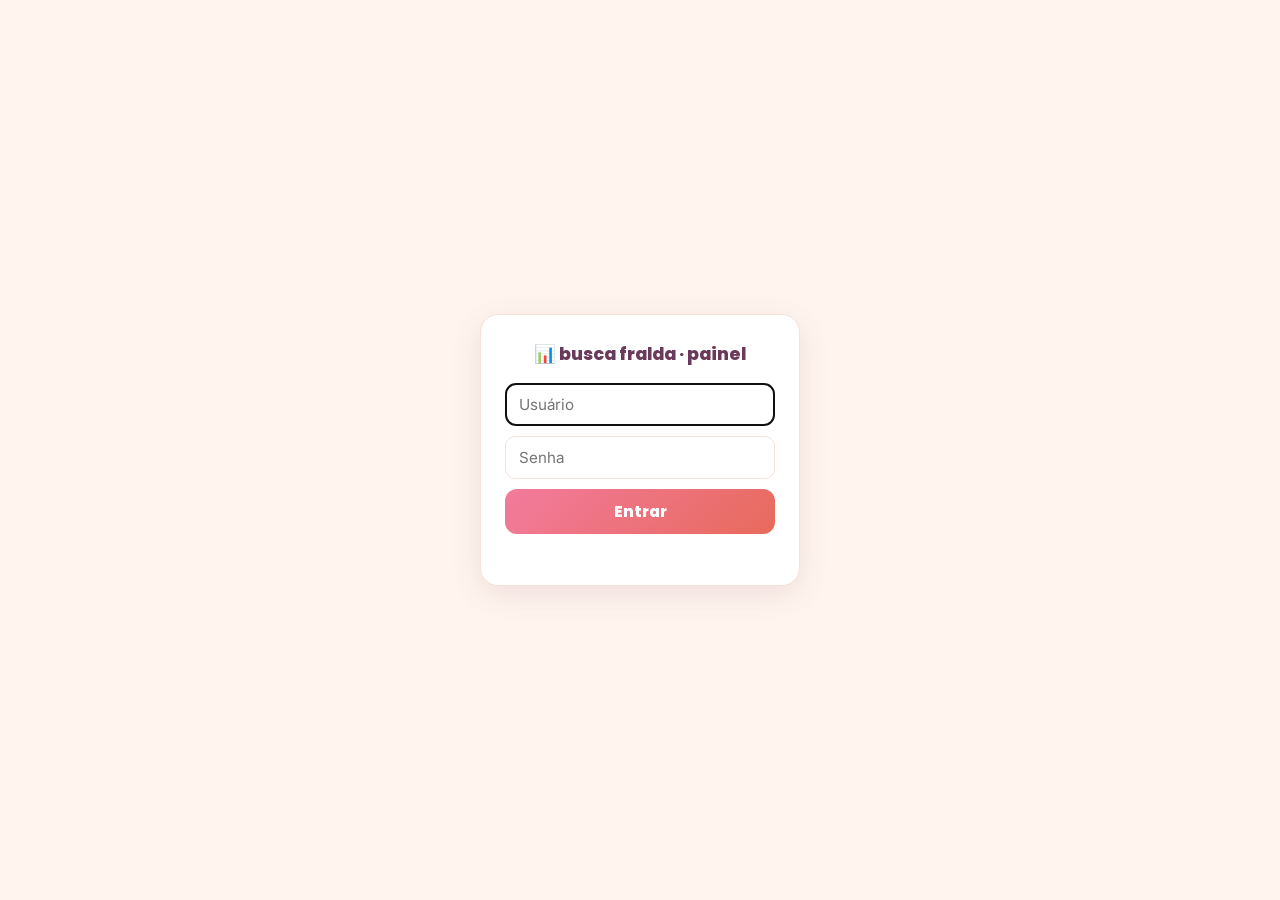
<file: dash/index.html>
<!doctype html>
<html lang="pt-BR">
<head>
<meta charset="utf-8">
<meta name="viewport" content="width=device-width, initial-scale=1">
<title>Busca Fralda — Painel</title>
<meta name="robots" content="noindex">
<link rel="icon" href="../assets/favicon.svg" type="image/svg+xml">
<link rel="preconnect" href="https://qkherjtsvakmpkxebuwy.supabase.co">
<link href="https://fonts.googleapis.com/css2?family=Poppins:wght@600;700;800&family=Inter:wght@400;500;600;700&display=swap" rel="stylesheet">
<style>
  :root{--bg:#FFF5EE;--card:#fff;--plum:#6A3A5A;--muted:#A98178;--line:#F4E2D8;--rose:#F27B9D;--coral:#E86A5C;--price:#B23360;--go:#4FA95A;--amazon:#2c3644;--shopee:#cf4a2c;--ml:#2f6fd6;--disp:'Poppins',system-ui,sans-serif;--text:'Inter',system-ui,sans-serif}
  *{box-sizing:border-box}body{margin:0;background:var(--bg);color:var(--plum);font-family:var(--text)}
  .wrap{max-width:1080px;margin:0 auto;padding:16px 18px 60px}
  .top{display:flex;align-items:center;gap:12px;flex-wrap:wrap;margin-bottom:14px}
  h1{font-family:var(--disp);font-size:1.3rem;margin:0;display:flex;align-items:center;gap:9px}
  h1 .b{color:var(--plum)}h1 .f{color:var(--coral)}
  .periods{margin-left:auto;display:flex;gap:6px;flex-wrap:wrap}
  .periods button{background:#fff;border:1.5px solid var(--line);border-radius:999px;padding:6px 14px;font-family:var(--disp);font-weight:700;font-size:.82rem;color:var(--muted);cursor:pointer}
  .periods button.on{background:var(--rose);border-color:var(--rose);color:#fff}
  .kpis{display:grid;grid-template-columns:repeat(5,1fr);gap:12px;margin-bottom:18px}
  .kpi:first-child{background:linear-gradient(135deg,#EAF7EE,#DCF0E4);border-color:#bfe3cb}
  .kpi:first-child .v{color:#2f8a4e}
  .kpi{background:linear-gradient(135deg,#fff,#FFF0E8);border:1px solid var(--line);border-radius:16px;padding:15px 16px;box-shadow:0 3px 12px rgba(120,60,90,.07)}
  .kpi .v{font-family:var(--disp);font-weight:800;font-size:1.7rem;color:var(--price);line-height:1}
  .kpi .l{font-size:.76rem;color:var(--muted);font-weight:700;margin-top:5px;text-transform:uppercase;letter-spacing:.4px}
  .grid2{display:grid;grid-template-columns:1fr 1fr;gap:14px}
  .box{background:var(--card);border:1px solid var(--line);border-radius:16px;padding:16px 18px;box-shadow:0 3px 12px rgba(120,60,90,.06);margin-bottom:14px}
  .box h2{font-family:var(--disp);font-size:1rem;margin:0 0 12px;color:var(--plum);display:flex;align-items:center;gap:7px}
  .row{display:flex;align-items:center;gap:10px;margin:7px 0}
  .row .lab{font-size:.86rem;font-weight:600;color:#4a3542;min-width:96px;max-width:150px;overflow:hidden;text-overflow:ellipsis;white-space:nowrap;flex-shrink:0}
  .bar{flex:1;height:20px;background:#F7EEF1;border-radius:6px;overflow:hidden}
  .bar span{display:block;height:100%;border-radius:6px;background:linear-gradient(90deg,var(--rose),var(--coral))}
  .row .val{font-family:var(--disp);font-weight:800;font-size:.82rem;color:var(--plum);min-width:38px;text-align:right}
  .b-amazon span{background:linear-gradient(90deg,#8792a3,#2c3644)}.b-shopee span{background:linear-gradient(90deg,#ff8a66,#cf4a2c)}.b-ml span{background:linear-gradient(90deg,#7fb0f7,#2f6fd6)}
  .b-go span{background:linear-gradient(90deg,#8fd39a,#4FA95A)}
  .empty{color:var(--muted);font-size:.86rem;padding:8px 0}
  .plist .row .lab{max-width:none;white-space:normal;min-width:0}
  .foot{color:var(--muted);font-size:.76rem;margin-top:16px;text-align:center}
  a{color:var(--coral);text-decoration:none;font-weight:600}
  /* login */
  .login{position:fixed;inset:0;background:var(--bg);display:flex;align-items:center;justify-content:center;z-index:100;padding:20px}
  .loginbox{background:#fff;border:1px solid var(--line);border-radius:18px;padding:26px 24px;width:100%;max-width:320px;box-shadow:0 8px 30px rgba(120,60,90,.12);display:flex;flex-direction:column;gap:10px}
  .lg-title{font-family:var(--disp);font-weight:800;font-size:1.1rem;color:var(--plum);text-align:center;margin-bottom:6px}
  .loginbox input{border:1.5px solid var(--line);border-radius:10px;padding:11px 13px;font-size:.95rem;font-family:var(--text)}
  .loginbox button{background:linear-gradient(135deg,var(--rose),var(--coral));color:#fff;border:none;border-radius:12px;padding:11px;font-family:var(--disp);font-weight:800;cursor:pointer;font-size:.95rem}
  .lg-err{color:#c0392b;font-size:.82rem;text-align:center;min-height:15px}
  .wrap{display:none}
  body.authed .wrap{display:block}
  body.authed .login{display:none}
  /* botão ver todas as metricas */
  .toggleall{width:100%;background:#fff;border:1.5px solid var(--line);border-radius:12px;padding:10px;font-family:var(--disp);font-weight:800;font-size:.88rem;color:var(--coral);cursor:pointer;margin-bottom:16px}
  .toggleall:hover{border-color:var(--rose);color:var(--rose)}
  @media(max-width:720px){.kpis{grid-template-columns:1fr 1fr}.grid2{grid-template-columns:1fr}}
</style>
</head>
<body>
<div id="login" class="login">
  <form class="loginbox" onsubmit="return doLogin(event)">
    <div class="lg-title">📊 busca fralda · painel</div>
    <input id="lgUser" placeholder="Usuário" autocomplete="username">
    <input id="lgPass" type="password" placeholder="Senha" autocomplete="current-password">
    <button type="submit">Entrar</button>
    <div class="lg-err" id="lgErr"></div>
  </form>
</div>
<div class="wrap">
  <div class="top">
    <h1>📊 <span class="b">busca </span><span class="f">fralda</span> · painel</h1>
    <div class="periods" id="periods">
      <button data-d="1">Hoje</button>
      <button data-d="7" class="on">7 dias</button>
      <button data-d="30">30 dias</button>
      <button data-d="0">Tudo</button>
    </div>
  </div>

  <div class="kpis" id="kpis"></div>

  <button class="toggleall" id="toggleall" onclick="toggleAll()">Ver todas as métricas ⌄</button>

  <div class="grid2">
    <div class="box"><h2>🏙️ De onde acessam (estado)</h2><div id="estados"></div></div>
    <div class="box"><h2>📍 Cidades</h2><div id="cidades"></div></div>
  </div>

  <div class="grid2">
    <div class="box"><h2>🛒 Cliques por loja</h2><div id="lojas"></div></div>
    <div class="box"><h2>🔗 Fonte de acesso</h2><div id="fontes"></div></div>
  </div>

  <div class="grid2">
    <div class="box"><h2>🏷️ Marcas mais clicadas</h2><div id="marcasclick"></div></div>
    <div class="box"><h2>🔎 Marcas mais filtradas</h2><div id="marcasfiltro"></div></div>
  </div>

  <div class="grid2">
    <div class="box"><h2>📐 Tamanhos mais filtrados</h2><div id="tamanhos"></div></div>
    <div class="box"><h2>🧷 Categoria mais aberta</h2><div id="categorias"></div></div>
  </div>

  <div class="box plist"><h2>⭐ Produtos mais clicados</h2><div id="produtos"></div></div>

  <div class="foot" id="foot"></div>
  <div class="foot"><a href="/">← voltar ao Busca Fralda</a></div>
</div>

<script>
const SUPA='https://qkherjtsvakmpkxebuwy.supabase.co';
const ANON='eyJhbGciOiJIUzI1NiIsInR5cCI6IkpXVCJ9.eyJpc3MiOiJzdXBhYmFzZSIsInJlZiI6InFraGVyanRzdmFrbXBreGVidXd5Iiwicm9sZSI6ImFub24iLCJpYXQiOjE3NzU5Mjk0MjIsImV4cCI6MjA5MTUwNTQyMn0.8AHXoj74DeQ00ubcJ2en7TxX77K3KD5dHWdAJ8LBQBc';
let DIAS=7, EV=[], EXPAND=false;
const HASH='02b07478038bc4d1f15aaa9c2dd4ec81a25c47188816ea642937e2bac4c0ac76';
async function sha256(s){const b=await crypto.subtle.digest('SHA-256',new TextEncoder().encode(s));return [...new Uint8Array(b)].map(x=>x.toString(16).padStart(2,'0')).join('');}
async function doLogin(e){e.preventDefault();const u=document.getElementById('lgUser').value.trim().toLowerCase();const p=document.getElementById('lgPass').value;const h=await sha256(u+':'+p);if(h===HASH){try{localStorage.setItem('bf_dash_ok','1');}catch(_){}entrar();}else{document.getElementById('lgErr').textContent='Usuário ou senha incorretos.';}return false;}
function entrar(){document.body.classList.add('authed');carrega();}
function toggleAll(){EXPAND=!EXPAND;document.getElementById('toggleall').textContent=EXPAND?'Ver top 5 ⌃':'Ver todas as métricas ⌄';render();}
const el=(t,c,h)=>{const e=document.createElement(t);if(c)e.className=c;if(h!=null)e.innerHTML=h;return e;};
const esc=s=>{const d=document.createElement('div');d.textContent=s==null?'':s;return d.innerHTML;};

async function carrega(){
  let url=`${SUPA}/rest/v1/eventos?select=tipo,categoria,marca,marketplace,produto_id,filtro_tipo,filtro_valor,source,cidade,estado,device,visitor_id,ts&order=ts.desc&limit=10000`;
  if(DIAS>0){const since=new Date(Date.now()-DIAS*864e5).toISOString();url+=`&ts=gte.${since}`;}
  try{
    const r=await fetch(url,{headers:{apikey:ANON,'Accept-Profile':'fraldas'}});
    EV=await r.json(); if(!Array.isArray(EV))EV=[];
  }catch(e){EV=[];}
  render();
}

function tally(arr){const m={};arr.forEach(k=>{if(k==null||k==='')return;m[k]=(m[k]||0)+1;});return Object.entries(m).sort((a,b)=>b[1]-a[1]);}
function bars(id,pairs,cls,fmtLab){
  const box=document.getElementById(id);box.innerHTML='';
  if(!pairs.length){box.appendChild(el('div','empty','Sem dados no período.'));return;}
  const max=pairs[0][1];
  pairs.slice(0,EXPAND?9999:5).forEach(([lab,v])=>{
    const row=el('div','row'+(cls?' '+cls:''));
    row.appendChild(el('div','lab',esc(fmtLab?fmtLab(lab):lab)));
    const bar=el('div','bar');bar.appendChild(el('span'));bar.firstChild.style.width=Math.max(6,Math.round(v/max*100))+'%';row.appendChild(bar);
    row.appendChild(el('div','val',v));
    box.appendChild(row);
  });
}
const NOMEMKT={amazon:'Amazon',shopee:'Shopee',ml:'Mercado Livre'};
const NOMECAT={fralda:'Fraldas',lencinho:'Lenços',formula:'Fórmula'};

function render(){
  const views=EV.filter(e=>e.tipo==='view');
  const clicks=EV.filter(e=>e.tipo==='click');
  const filtros=EV.filter(e=>e.tipo==='filtro');
  const listas=EV.filter(e=>e.tipo==='lista');
  const nAcess=views.length, nClick=clicks.length;
  const taxa=nAcess?Math.round(nClick/nAcess*100):0;
  const cidUnicas=new Set(views.map(v=>v.cidade).filter(Boolean)).size;
  // usuários únicos = navegadores distintos (id anônimo); dedupa quem atualiza a página
  const unicos=new Set(EV.map(e=>e.visitor_id).filter(Boolean)).size;
  const kpis=[['Usuários únicos',unicos],['Acessos',nAcess],['Cliques em ofertas',nClick],['Taxa de clique',taxa+'%'],['Cidades',cidUnicas]];
  const kb=document.getElementById('kpis');kb.innerHTML='';
  kpis.forEach(([l,v])=>{const c=el('div','kpi');c.appendChild(el('div','v',v));c.appendChild(el('div','l',l));kb.appendChild(c);});

  bars('estados', tally(views.map(v=>v.estado)), '');
  bars('cidades', tally(views.map(v=>v.cidade)), '');
  const lojas=tally(clicks.map(c=>c.marketplace));
  const lojasBox=document.getElementById('lojas');lojasBox.innerHTML='';
  if(!lojas.length)lojasBox.appendChild(el('div','empty','Sem cliques no período.'));
  else{const max=lojas[0][1];lojas.forEach(([lab,v])=>{const row=el('div','row b-'+lab);row.appendChild(el('div','lab',NOMEMKT[lab]||lab));const bar=el('div','bar');bar.appendChild(el('span'));bar.firstChild.style.width=Math.max(6,Math.round(v/max*100))+'%';row.appendChild(bar);row.appendChild(el('div','val',v));lojasBox.appendChild(row);});}
  bars('fontes', tally(views.map(v=>v.source)), 'b-go');
  bars('marcasclick', tally(clicks.map(c=>c.marca)), '');
  bars('marcasfiltro', tally(filtros.filter(f=>f.filtro_tipo==='marca').map(f=>f.filtro_valor)), 'b-go');
  bars('tamanhos', tally(filtros.filter(f=>f.filtro_tipo==='tamanho').map(f=>f.filtro_valor).concat(listas.map(l=>l.filtro_valor).filter(Boolean))), '');
  bars('categorias', tally(listas.map(l=>l.categoria)), 'b-go', c=>NOMECAT[c]||c);

  // produtos mais clicados (por marca+loja, já que id é técnico)
  const pm={};
  clicks.forEach(c=>{const k=(c.marca||'?')+' · '+(NOMEMKT[c.marketplace]||c.marketplace||'?')+(c.categoria&&c.categoria!=='fralda'?' ('+(NOMECAT[c.categoria]||c.categoria)+')':'');pm[k]=(pm[k]||0)+1;});
  bars('produtos', Object.entries(pm).sort((a,b)=>b[1]-a[1]), '');

  document.getElementById('foot').textContent=`${EV.length} eventos no período · atualizado ${new Date().toLocaleString('pt-BR')}`;
}

document.getElementById('periods').addEventListener('click',e=>{
  const b=e.target.closest('button');if(!b)return;
  [...document.querySelectorAll('#periods button')].forEach(x=>x.classList.toggle('on',x===b));
  DIAS=parseInt(b.dataset.d,10);carrega();
});
// gate: só carrega depois do login
let __ok=false;try{__ok=localStorage.getItem('bf_dash_ok')==='1';}catch(_){}
if(__ok) entrar(); else { try{document.getElementById('lgUser').focus();}catch(_){ } }
</script>
</body>
</html>
</file>
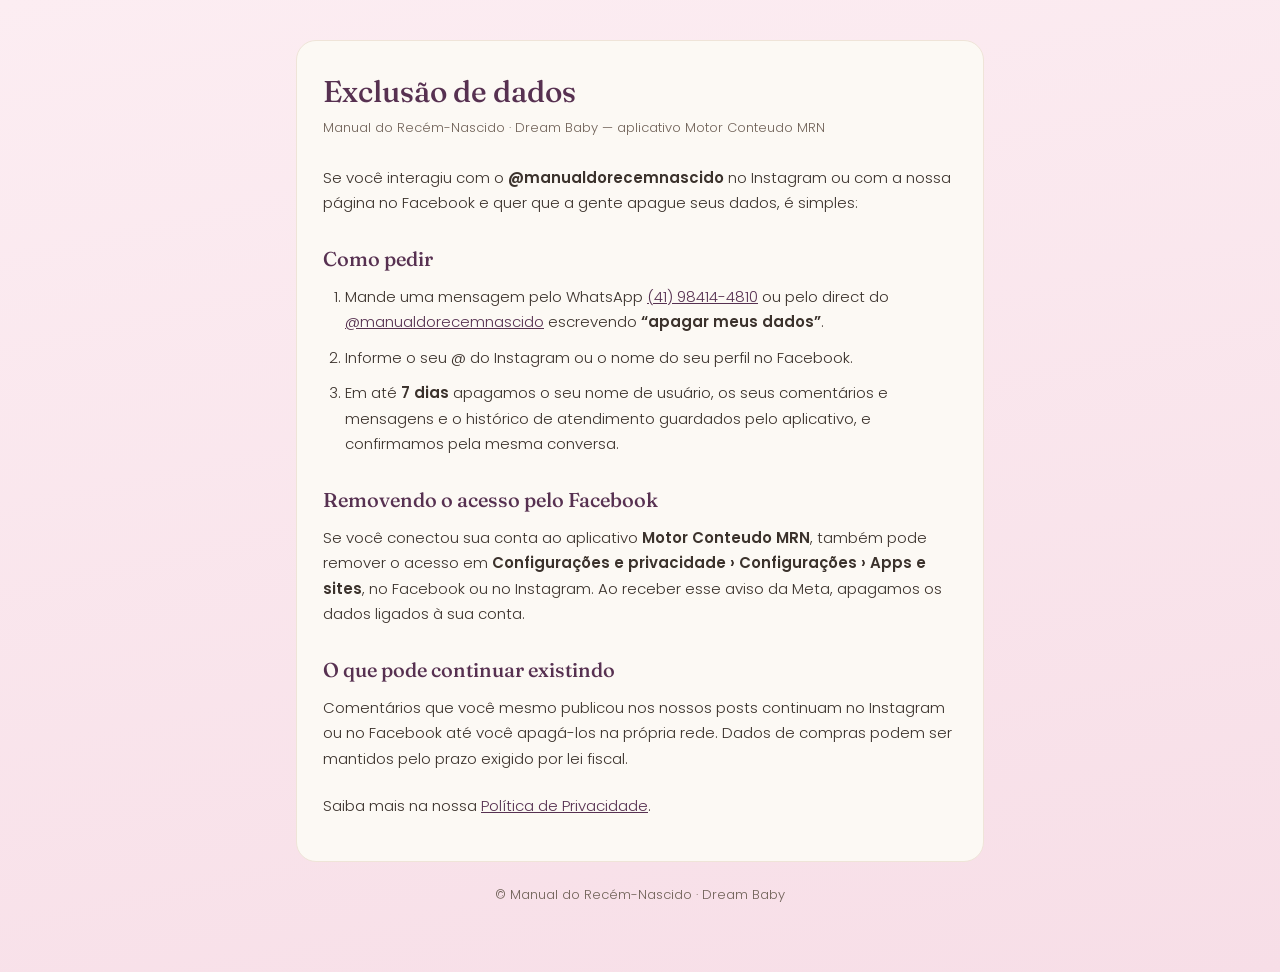
<file: app-mrn/exclusao-de-dados/index.html>
<!DOCTYPE html>
<html lang="pt-BR">
<head>
<meta charset="UTF-8">
<meta name="viewport" content="width=device-width, initial-scale=1.0">
<link rel="icon" href="https://manualdorecemnascido.com.br/wp-content/uploads/2023/03/MRN-logo-site-1024x1024.png">
<link rel="preconnect" href="https://fonts.googleapis.com"><link rel="preconnect" href="https://fonts.gstatic.com" crossorigin>
<link href="https://fonts.googleapis.com/css2?family=Fraunces:opsz,wght@9..144,400..600&family=Poppins:wght@300;400;600&display=swap" rel="stylesheet">
<link rel="stylesheet" href="../legal.css">
<title>Exclusão de Dados</title>
<meta name="description" content="Como pedir a exclusão dos seus dados do Manual do Recém-Nascido e do aplicativo Motor Conteudo MRN.">
</head>
<body><main class="wrap"><article class="card">
<h1>Exclusão de dados</h1>
<p class="upd">Manual do Recém-Nascido · Dream Baby — aplicativo Motor Conteudo MRN</p>

<p>Se você interagiu com o <strong>@manualdorecemnascido</strong> no Instagram ou com a nossa página no Facebook e quer que a gente apague seus dados, é simples:</p>

<h2>Como pedir</h2>
<ol>
<li>Mande uma mensagem pelo WhatsApp <a href="https://wa.me/554184144810">(41) 98414-4810</a> ou pelo direct do <a href="https://instagram.com/manualdorecemnascido">@manualdorecemnascido</a> escrevendo <strong>“apagar meus dados”</strong>.</li>
<li>Informe o seu @ do Instagram ou o nome do seu perfil no Facebook.</li>
<li>Em até <strong>7 dias</strong> apagamos o seu nome de usuário, os seus comentários e mensagens e o histórico de atendimento guardados pelo aplicativo, e confirmamos pela mesma conversa.</li>
</ol>

<h2>Removendo o acesso pelo Facebook</h2>
<p>Se você conectou sua conta ao aplicativo <strong>Motor Conteudo MRN</strong>, também pode remover o acesso em <strong>Configurações e privacidade › Configurações › Apps e sites</strong>, no Facebook ou no Instagram. Ao receber esse aviso da Meta, apagamos os dados ligados à sua conta.</p>

<h2>O que pode continuar existindo</h2>
<p>Comentários que você mesmo publicou nos nossos posts continuam no Instagram ou no Facebook até você apagá-los na própria rede. Dados de compras podem ser mantidos pelo prazo exigido por lei fiscal.</p>

<p style="margin-top:22px">Saiba mais na nossa <a href="../privacidade/">Política de Privacidade</a>.</p>
</article>
<p class="foot">© Manual do Recém-Nascido · Dream Baby</p>
</main></body></html>
</file>
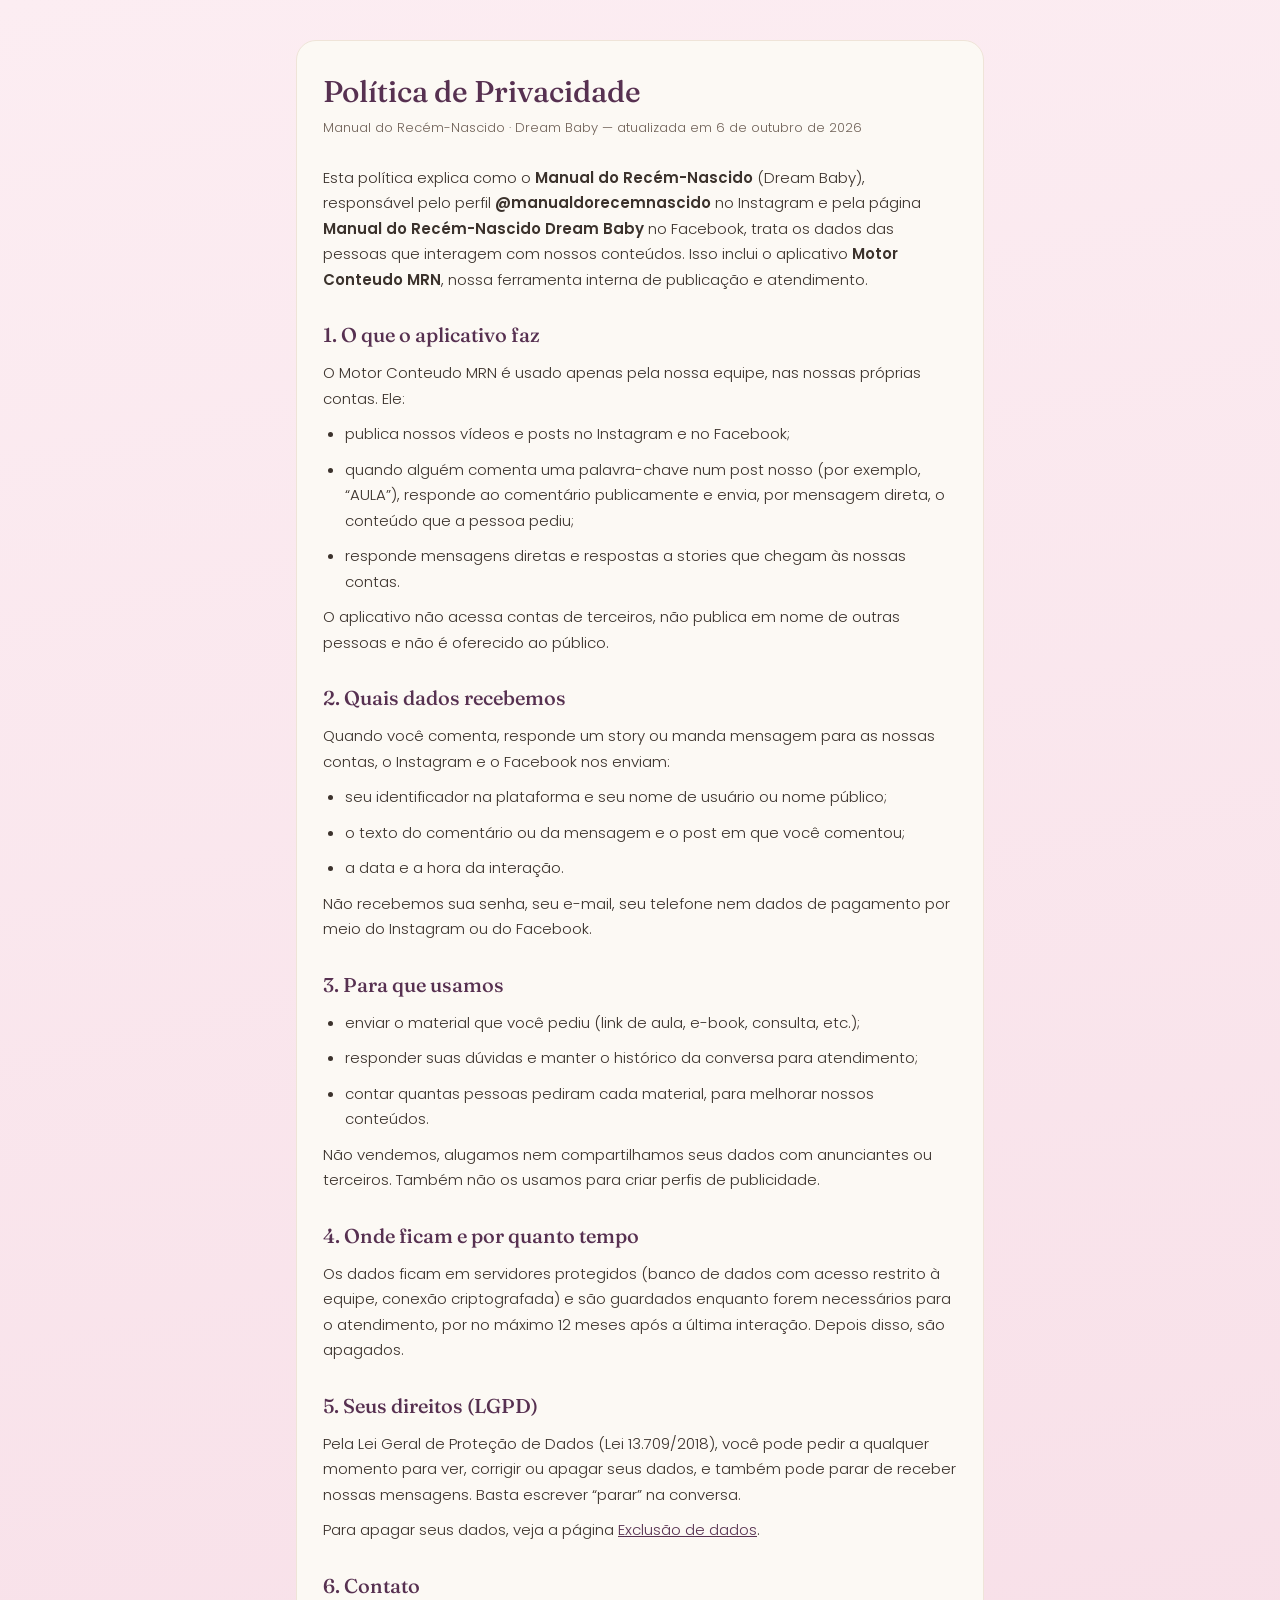
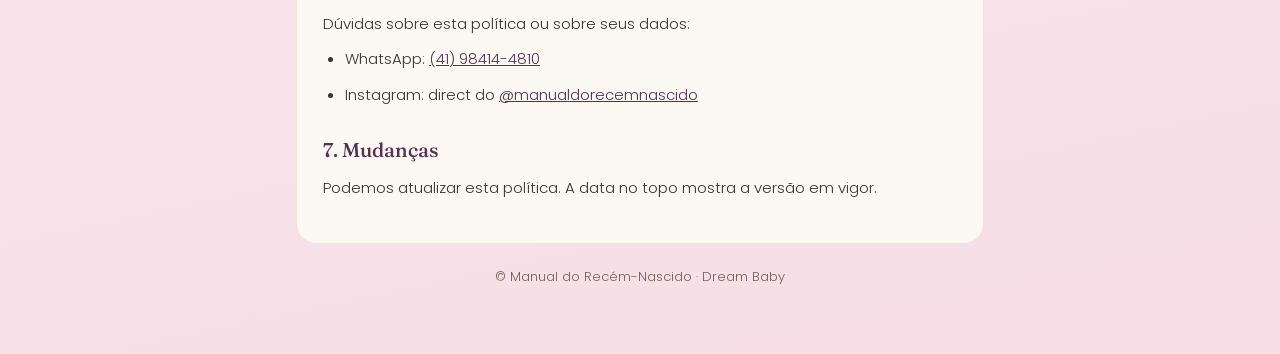
<file: app-mrn/privacidade/index.html>
<!DOCTYPE html>
<html lang="pt-BR">
<head>
<meta charset="UTF-8">
<meta name="viewport" content="width=device-width, initial-scale=1.0">
<link rel="icon" href="https://manualdorecemnascido.com.br/wp-content/uploads/2023/03/MRN-logo-site-1024x1024.png">
<link rel="preconnect" href="https://fonts.googleapis.com"><link rel="preconnect" href="https://fonts.gstatic.com" crossorigin>
<link href="https://fonts.googleapis.com/css2?family=Fraunces:opsz,wght@9..144,400..600&family=Poppins:wght@300;400;600&display=swap" rel="stylesheet">
<link rel="stylesheet" href="../legal.css">
<title>Política de Privacidade</title>
<meta name="description" content="Política de Privacidade do Manual do Recém-Nascido e das automações de atendimento no Instagram e Facebook.">
</head>
<body><main class="wrap"><article class="card">
<h1>Política de Privacidade</h1>
<p class="upd">Manual do Recém-Nascido · Dream Baby — atualizada em 6 de outubro de 2026</p>

<p>Esta política explica como o <strong>Manual do Recém-Nascido</strong> (Dream Baby), responsável pelo perfil <strong>@manualdorecemnascido</strong> no Instagram e pela página <strong>Manual do Recém-Nascido Dream Baby</strong> no Facebook, trata os dados das pessoas que interagem com nossos conteúdos. Isso inclui o aplicativo <strong>Motor Conteudo MRN</strong>, nossa ferramenta interna de publicação e atendimento.</p>

<h2>1. O que o aplicativo faz</h2>
<p>O Motor Conteudo MRN é usado apenas pela nossa equipe, nas nossas próprias contas. Ele:</p>
<ul>
<li>publica nossos vídeos e posts no Instagram e no Facebook;</li>
<li>quando alguém comenta uma palavra-chave num post nosso (por exemplo, “AULA”), responde ao comentário publicamente e envia, por mensagem direta, o conteúdo que a pessoa pediu;</li>
<li>responde mensagens diretas e respostas a stories que chegam às nossas contas.</li>
</ul>
<p>O aplicativo não acessa contas de terceiros, não publica em nome de outras pessoas e não é oferecido ao público.</p>

<h2>2. Quais dados recebemos</h2>
<p>Quando você comenta, responde um story ou manda mensagem para as nossas contas, o Instagram e o Facebook nos enviam:</p>
<ul>
<li>seu identificador na plataforma e seu nome de usuário ou nome público;</li>
<li>o texto do comentário ou da mensagem e o post em que você comentou;</li>
<li>a data e a hora da interação.</li>
</ul>
<p>Não recebemos sua senha, seu e-mail, seu telefone nem dados de pagamento por meio do Instagram ou do Facebook.</p>

<h2>3. Para que usamos</h2>
<ul>
<li>enviar o material que você pediu (link de aula, e-book, consulta, etc.);</li>
<li>responder suas dúvidas e manter o histórico da conversa para atendimento;</li>
<li>contar quantas pessoas pediram cada material, para melhorar nossos conteúdos.</li>
</ul>
<p>Não vendemos, alugamos nem compartilhamos seus dados com anunciantes ou terceiros. Também não os usamos para criar perfis de publicidade.</p>

<h2>4. Onde ficam e por quanto tempo</h2>
<p>Os dados ficam em servidores protegidos (banco de dados com acesso restrito à equipe, conexão criptografada) e são guardados enquanto forem necessários para o atendimento, por no máximo 12 meses após a última interação. Depois disso, são apagados.</p>

<h2>5. Seus direitos (LGPD)</h2>
<p>Pela Lei Geral de Proteção de Dados (Lei 13.709/2018), você pode pedir a qualquer momento para ver, corrigir ou apagar seus dados, e também pode parar de receber nossas mensagens. Basta escrever “parar” na conversa.</p>
<p>Para apagar seus dados, veja a página <a href="../exclusao-de-dados/">Exclusão de dados</a>.</p>

<h2>6. Contato</h2>
<p>Dúvidas sobre esta política ou sobre seus dados:</p>
<ul><li>WhatsApp: <a href="https://wa.me/554184144810">(41) 98414-4810</a></li><li>Instagram: direct do <a href="https://instagram.com/manualdorecemnascido">@manualdorecemnascido</a></li></ul>

<h2>7. Mudanças</h2>
<p>Podemos atualizar esta política. A data no topo mostra a versão em vigor.</p>
</article>
<p class="foot">© Manual do Recém-Nascido · Dream Baby</p>
</main></body></html>
</file>
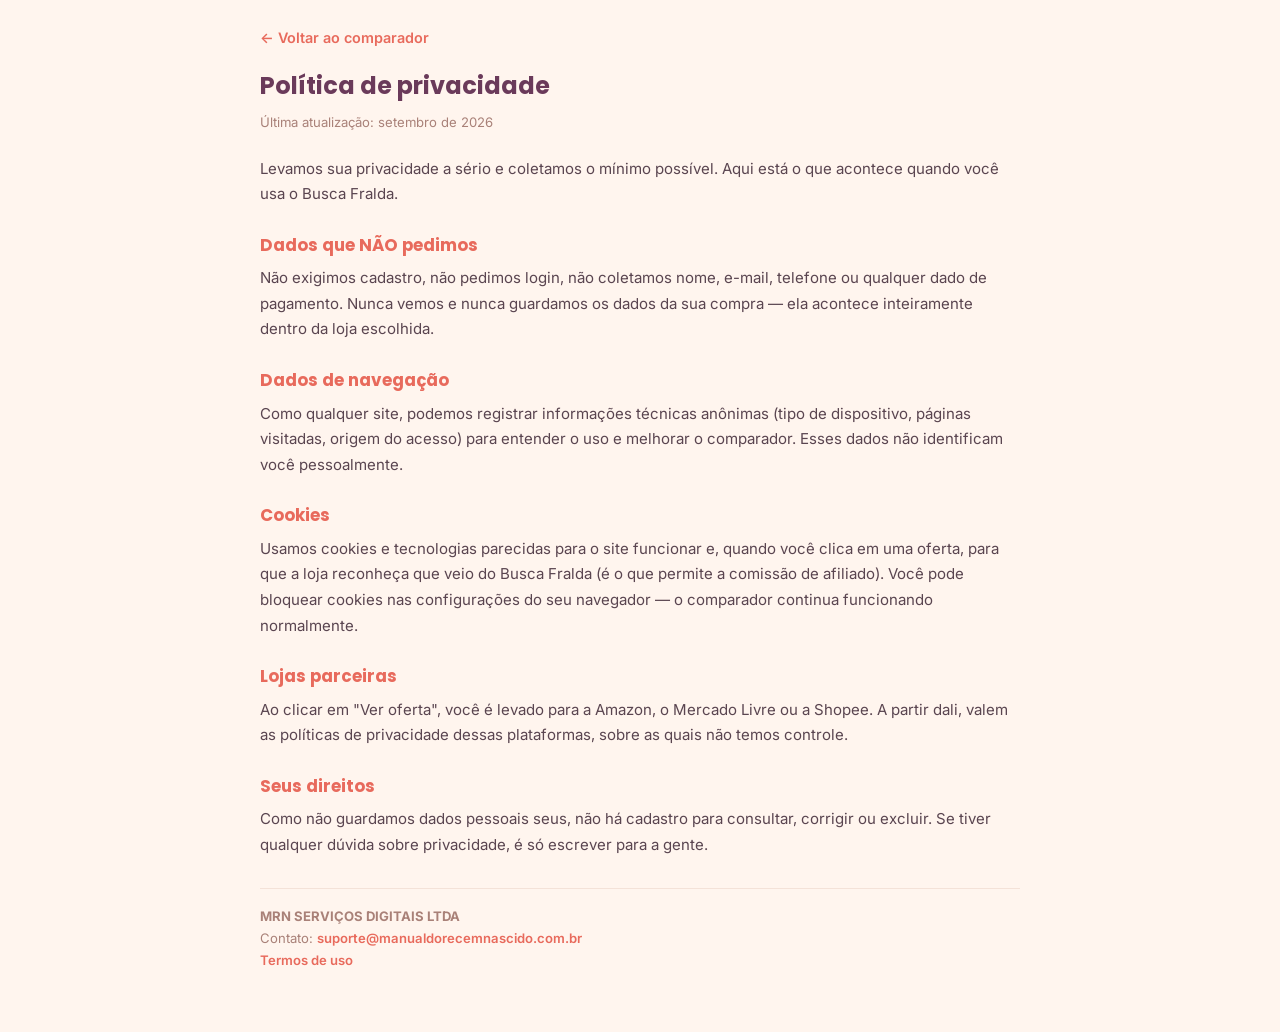
<file: privacidade.html>
<!doctype html>
<html lang="pt-BR">
<head>
<meta charset="utf-8">
<meta name="viewport" content="width=device-width, initial-scale=1">
<title>Política de privacidade — Busca Fralda</title>
<meta name="robots" content="noindex">
<link href="https://fonts.googleapis.com/css2?family=Poppins:wght@700;800&family=Inter:wght@400;600;700&display=swap" rel="stylesheet">
<style>
  h1,h2{font-family:Poppins,sans-serif}
  body{font-family:Inter,sans-serif !important}
  body{margin:0;background:#FFF5EE;color:#6A3A5A;font-family:'Segoe UI',system-ui,sans-serif;line-height:1.7}
  .wrap{max-width:760px;margin:0 auto;padding:24px 20px 60px}
  a{color:#E86A5C;text-decoration:none;font-weight:600}
  h1{font-size:1.5rem;margin:0 0 4px}
  .up{color:#A98178;font-size:.82rem;margin:0 0 22px}
  h2{font-size:1.05rem;margin:24px 0 6px;color:#E86A5C}
  p{font-size:.94rem;color:#5a4550;margin:0 0 10px}
  .back{display:inline-block;margin-bottom:16px;font-size:.9rem}
  footer{margin-top:30px;padding-top:16px;border-top:1px solid #F4E2D8;color:#A98178;font-size:.82rem}
</style>
</head>
<body>
<div class="wrap">
  <a class="back" href="/">← Voltar ao comparador</a>
  <h1>Política de privacidade</h1>
  <p class="up">Última atualização: setembro de 2026</p>

  <p>Levamos sua privacidade a sério e coletamos o mínimo possível. Aqui está o que acontece quando você usa o Busca Fralda.</p>

  <h2>Dados que NÃO pedimos</h2>
  <p>Não exigimos cadastro, não pedimos login, não coletamos nome, e-mail, telefone ou qualquer dado de pagamento. Nunca vemos e nunca guardamos os dados da sua compra — ela acontece inteiramente dentro da loja escolhida.</p>

  <h2>Dados de navegação</h2>
  <p>Como qualquer site, podemos registrar informações técnicas anônimas (tipo de dispositivo, páginas visitadas, origem do acesso) para entender o uso e melhorar o comparador. Esses dados não identificam você pessoalmente.</p>

  <h2>Cookies</h2>
  <p>Usamos cookies e tecnologias parecidas para o site funcionar e, quando você clica em uma oferta, para que a loja reconheça que veio do Busca Fralda (é o que permite a comissão de afiliado). Você pode bloquear cookies nas configurações do seu navegador — o comparador continua funcionando normalmente.</p>

  <h2>Lojas parceiras</h2>
  <p>Ao clicar em "Ver oferta", você é levado para a Amazon, o Mercado Livre ou a Shopee. A partir dali, valem as políticas de privacidade dessas plataformas, sobre as quais não temos controle.</p>

  <h2>Seus direitos</h2>
  <p>Como não guardamos dados pessoais seus, não há cadastro para consultar, corrigir ou excluir. Se tiver qualquer dúvida sobre privacidade, é só escrever para a gente.</p>

  <footer>
    <b>MRN SERVIÇOS DIGITAIS LTDA</b><br>
    Contato: <a href="mailto:suporte@manualdorecemnascido.com.br">suporte@manualdorecemnascido.com.br</a><br>
    <a href="termos.html">Termos de uso</a>
  </footer>
</div>
</body>
</html>
</file>
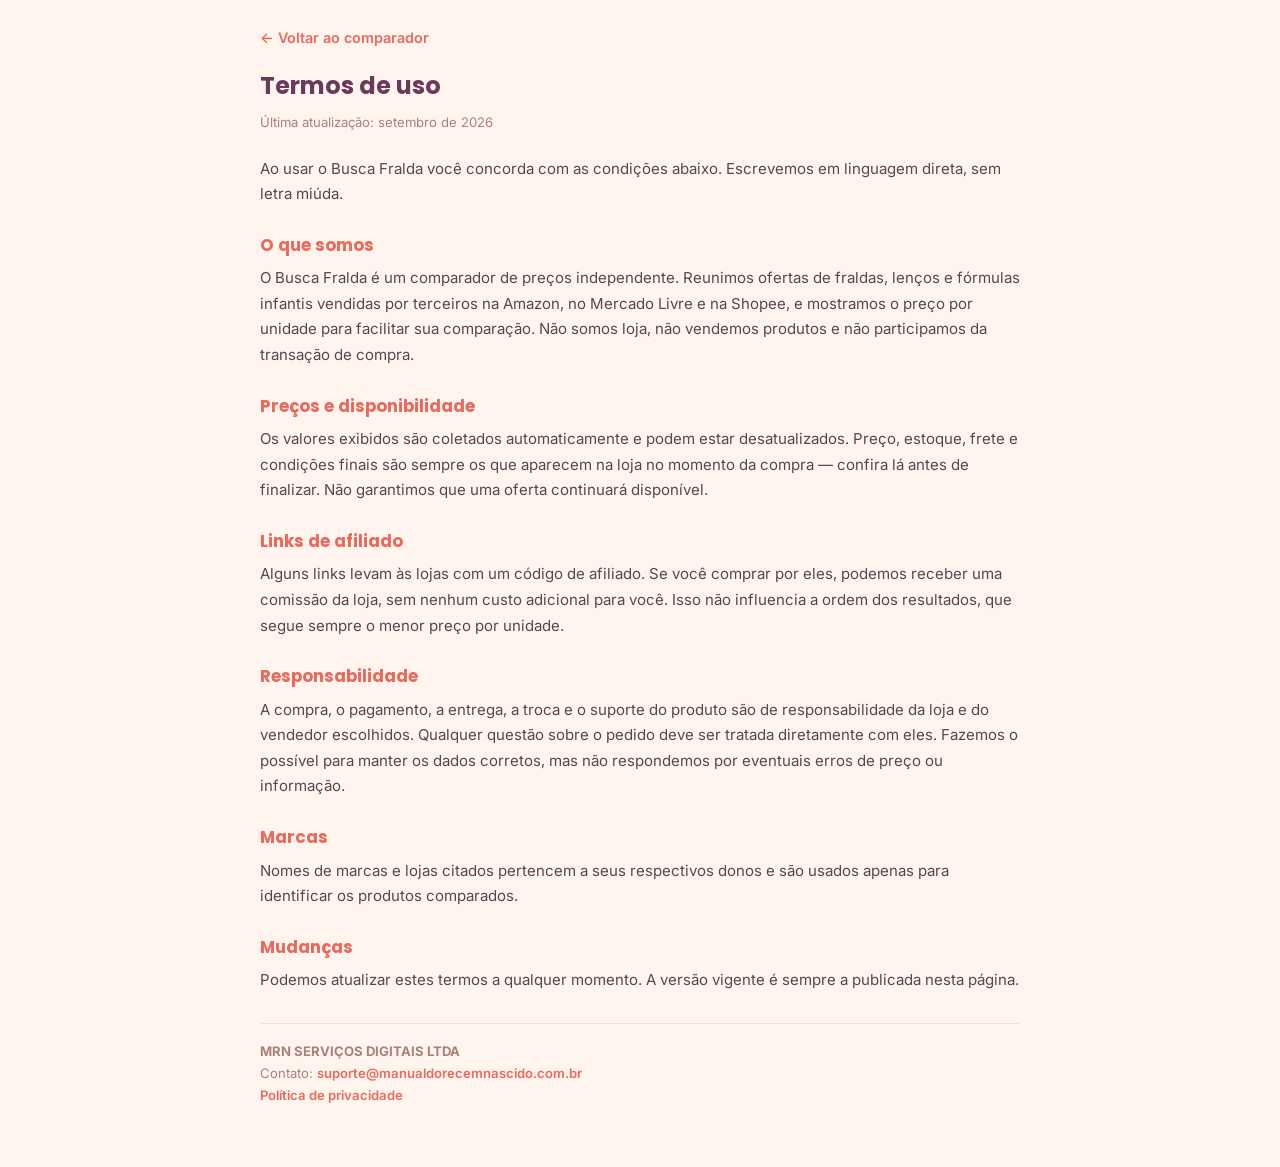
<file: termos.html>
<!doctype html>
<html lang="pt-BR">
<head>
<meta charset="utf-8">
<meta name="viewport" content="width=device-width, initial-scale=1">
<title>Termos de uso — Busca Fralda</title>
<meta name="robots" content="noindex">
<link href="https://fonts.googleapis.com/css2?family=Poppins:wght@700;800&family=Inter:wght@400;600;700&display=swap" rel="stylesheet">
<style>
  h1,h2{font-family:Poppins,sans-serif}
  body{font-family:Inter,sans-serif !important}
  body{margin:0;background:#FFF5EE;color:#6A3A5A;font-family:'Segoe UI',system-ui,sans-serif;line-height:1.7}
  .wrap{max-width:760px;margin:0 auto;padding:24px 20px 60px}
  a{color:#E86A5C;text-decoration:none;font-weight:600}
  h1{font-size:1.5rem;margin:0 0 4px}
  .up{color:#A98178;font-size:.82rem;margin:0 0 22px}
  h2{font-size:1.05rem;margin:24px 0 6px;color:#E86A5C}
  p{font-size:.94rem;color:#5a4550;margin:0 0 10px}
  .back{display:inline-block;margin-bottom:16px;font-size:.9rem}
  footer{margin-top:30px;padding-top:16px;border-top:1px solid #F4E2D8;color:#A98178;font-size:.82rem}
</style>
</head>
<body>
<div class="wrap">
  <a class="back" href="/">← Voltar ao comparador</a>
  <h1>Termos de uso</h1>
  <p class="up">Última atualização: setembro de 2026</p>

  <p>Ao usar o Busca Fralda você concorda com as condições abaixo. Escrevemos em linguagem direta, sem letra miúda.</p>

  <h2>O que somos</h2>
  <p>O Busca Fralda é um comparador de preços independente. Reunimos ofertas de fraldas, lenços e fórmulas infantis vendidas por terceiros na Amazon, no Mercado Livre e na Shopee, e mostramos o preço por unidade para facilitar sua comparação. Não somos loja, não vendemos produtos e não participamos da transação de compra.</p>

  <h2>Preços e disponibilidade</h2>
  <p>Os valores exibidos são coletados automaticamente e podem estar desatualizados. Preço, estoque, frete e condições finais são sempre os que aparecem na loja no momento da compra — confira lá antes de finalizar. Não garantimos que uma oferta continuará disponível.</p>

  <h2>Links de afiliado</h2>
  <p>Alguns links levam às lojas com um código de afiliado. Se você comprar por eles, podemos receber uma comissão da loja, sem nenhum custo adicional para você. Isso não influencia a ordem dos resultados, que segue sempre o menor preço por unidade.</p>

  <h2>Responsabilidade</h2>
  <p>A compra, o pagamento, a entrega, a troca e o suporte do produto são de responsabilidade da loja e do vendedor escolhidos. Qualquer questão sobre o pedido deve ser tratada diretamente com eles. Fazemos o possível para manter os dados corretos, mas não respondemos por eventuais erros de preço ou informação.</p>

  <h2>Marcas</h2>
  <p>Nomes de marcas e lojas citados pertencem a seus respectivos donos e são usados apenas para identificar os produtos comparados.</p>

  <h2>Mudanças</h2>
  <p>Podemos atualizar estes termos a qualquer momento. A versão vigente é sempre a publicada nesta página.</p>

  <footer>
    <b>MRN SERVIÇOS DIGITAIS LTDA</b><br>
    Contato: <a href="mailto:suporte@manualdorecemnascido.com.br">suporte@manualdorecemnascido.com.br</a><br>
    <a href="privacidade.html">Política de privacidade</a>
  </footer>
</div>
</body>
</html>
</file>
<file: app-mrn/legal.css>
:root{--bg1:#FCEDF2;--bg2:#F7DEE7;--card:#FCF9F4;--ink:#3B322C;--ink-soft:#6F6157;--line:#EFE4D8;--plum:#573151}
@media (prefers-color-scheme:dark){:root:not([data-theme="light"]){--bg1:#241C21;--bg2:#2B2128;--card:#1E1A1C;--ink:#F3EAE4;--ink-soft:#C9BBB2;--line:#3A3036;--plum:#E4B3D8}}
*{margin:0;padding:0;box-sizing:border-box}
body{font-family:'Poppins',system-ui,sans-serif;color:var(--ink);line-height:1.7;font-weight:300;background:linear-gradient(168deg,var(--bg1),var(--bg2));min-height:100vh}
.wrap{max-width:720px;margin:0 auto;padding:40px 16px 56px}
.card{background:var(--card);border:1px solid var(--line);border-radius:20px;padding:32px 26px}
h1{font-family:'Fraunces',serif;font-weight:500;font-size:30px;color:var(--plum);line-height:1.25;margin-bottom:6px}
.upd{font-size:13px;color:var(--ink-soft);margin-bottom:26px}
h2{font-family:'Fraunces',serif;font-weight:500;font-size:20px;color:var(--plum);margin:26px 0 8px}
p,li{font-size:15px;margin-bottom:10px}
ul,ol{padding-left:22px}
strong{font-weight:600}
a{color:var(--plum)}
.foot{text-align:center;font-size:13px;color:var(--ink-soft);margin-top:22px}
</file>
